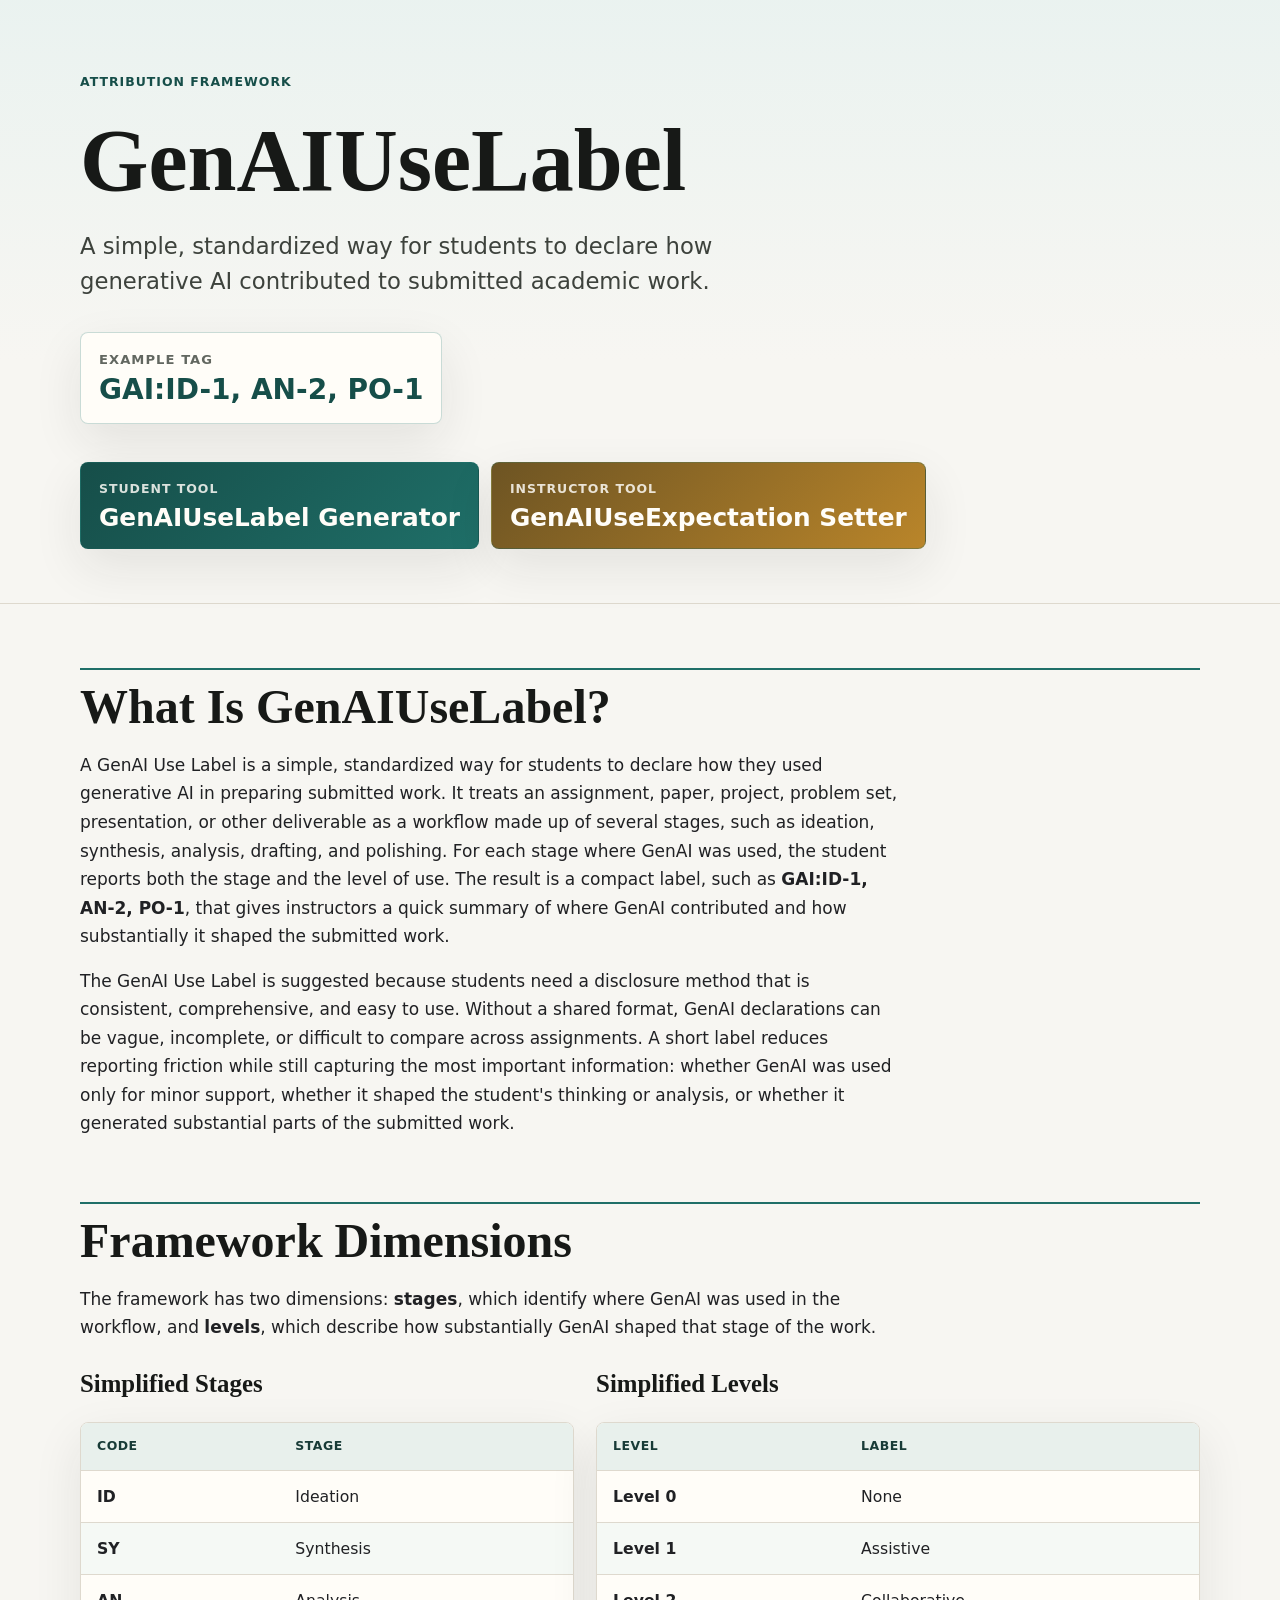
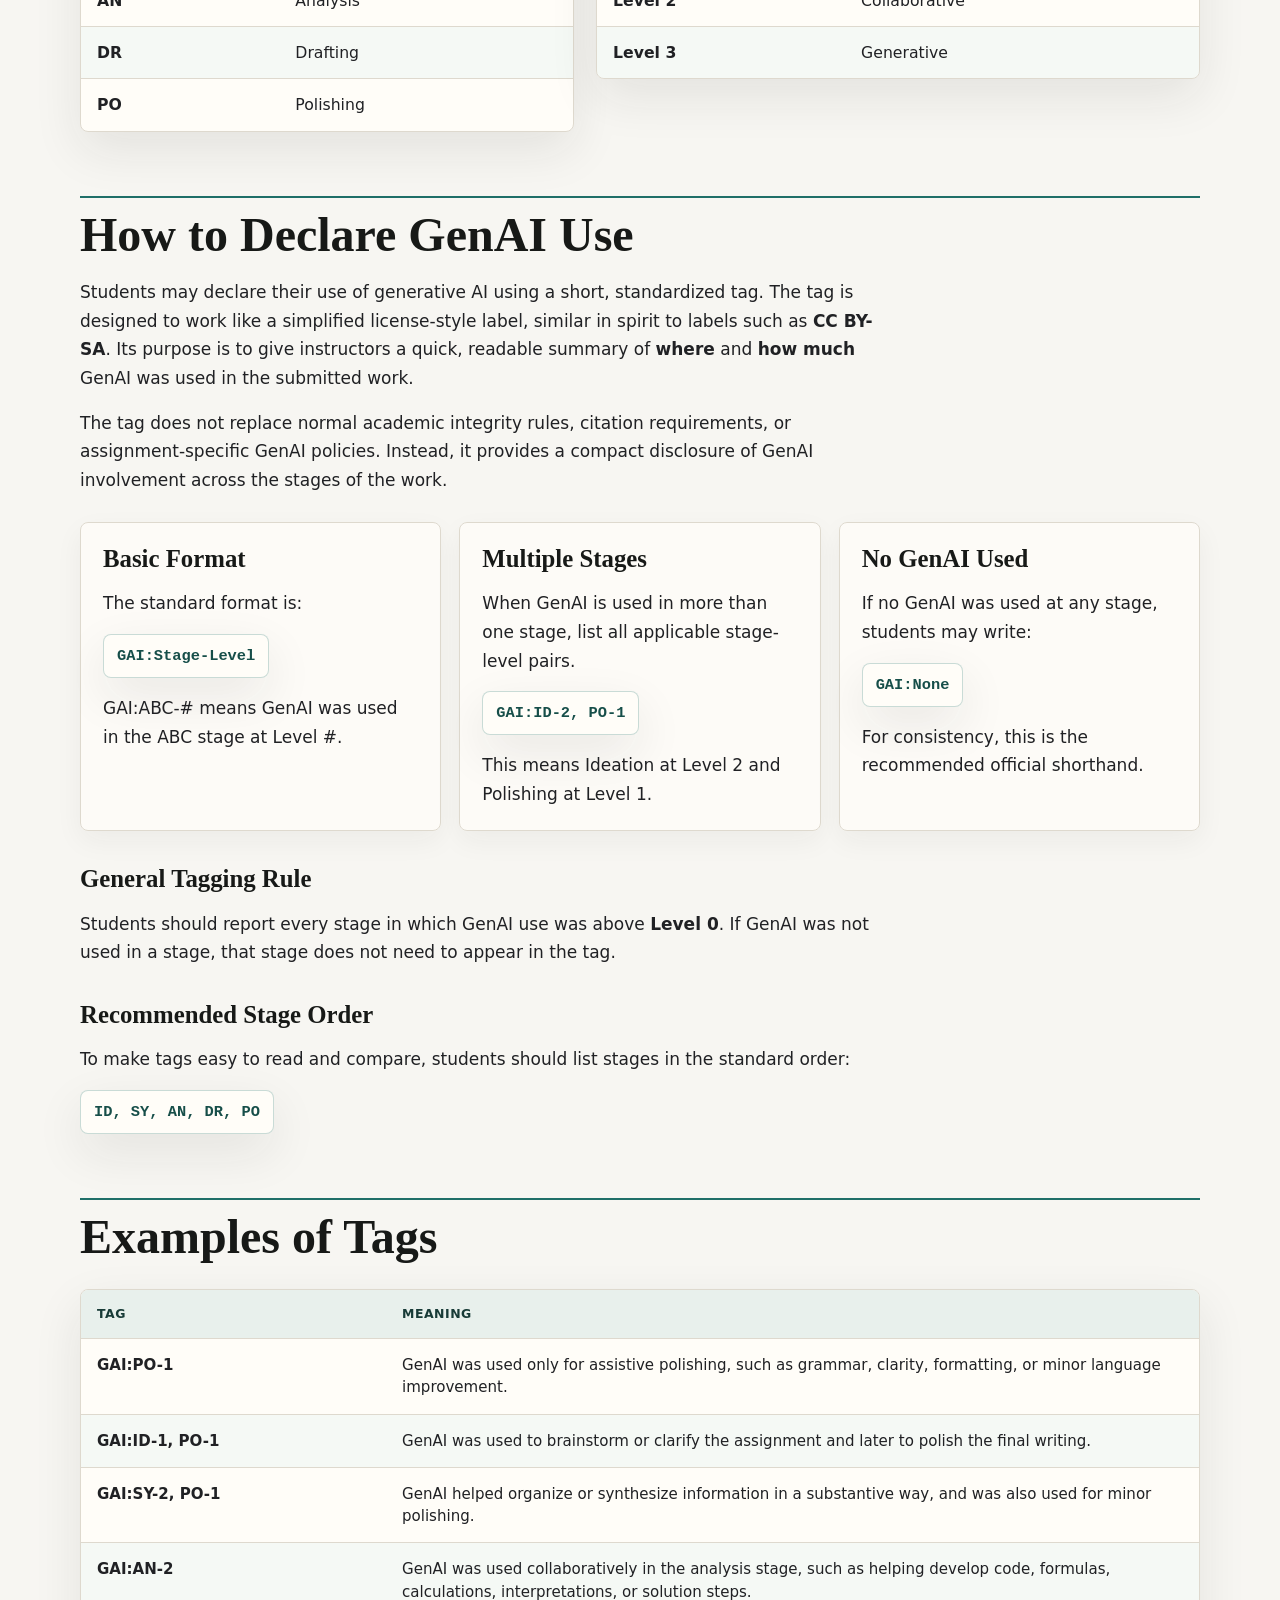
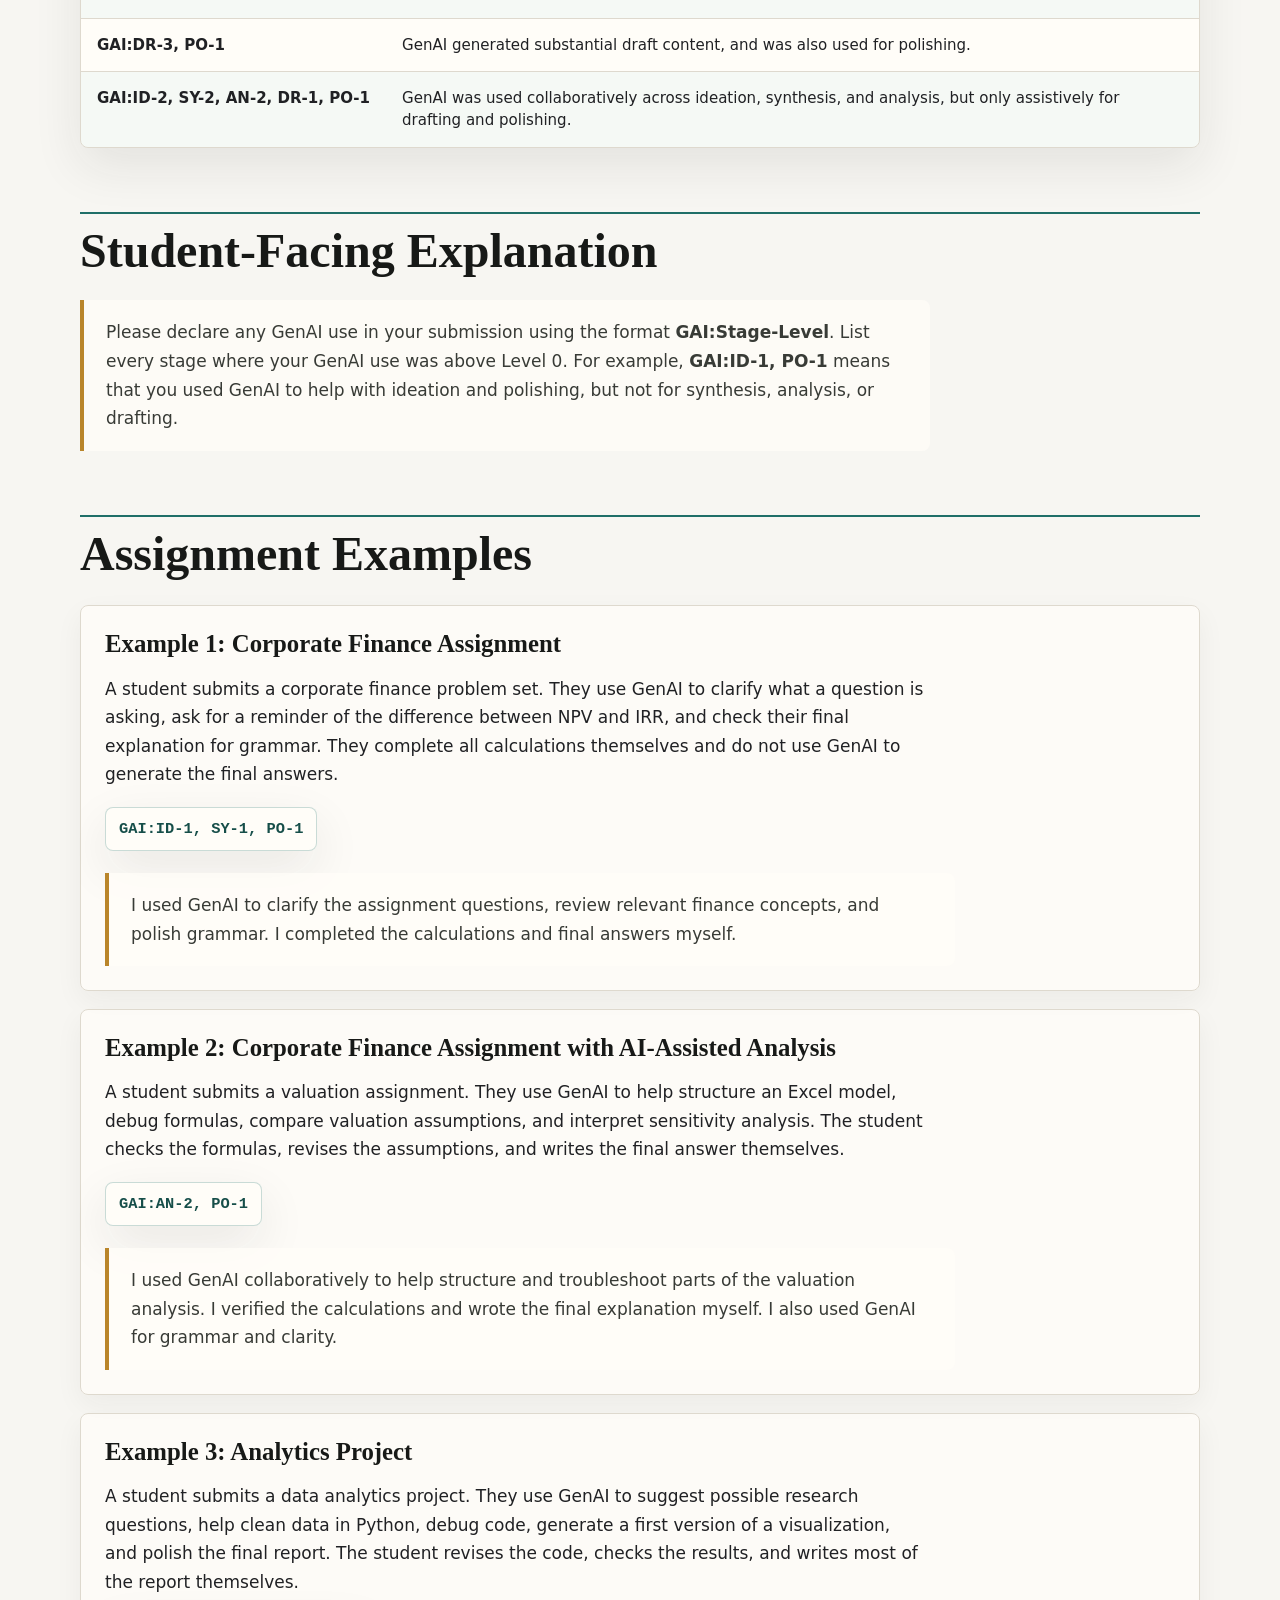
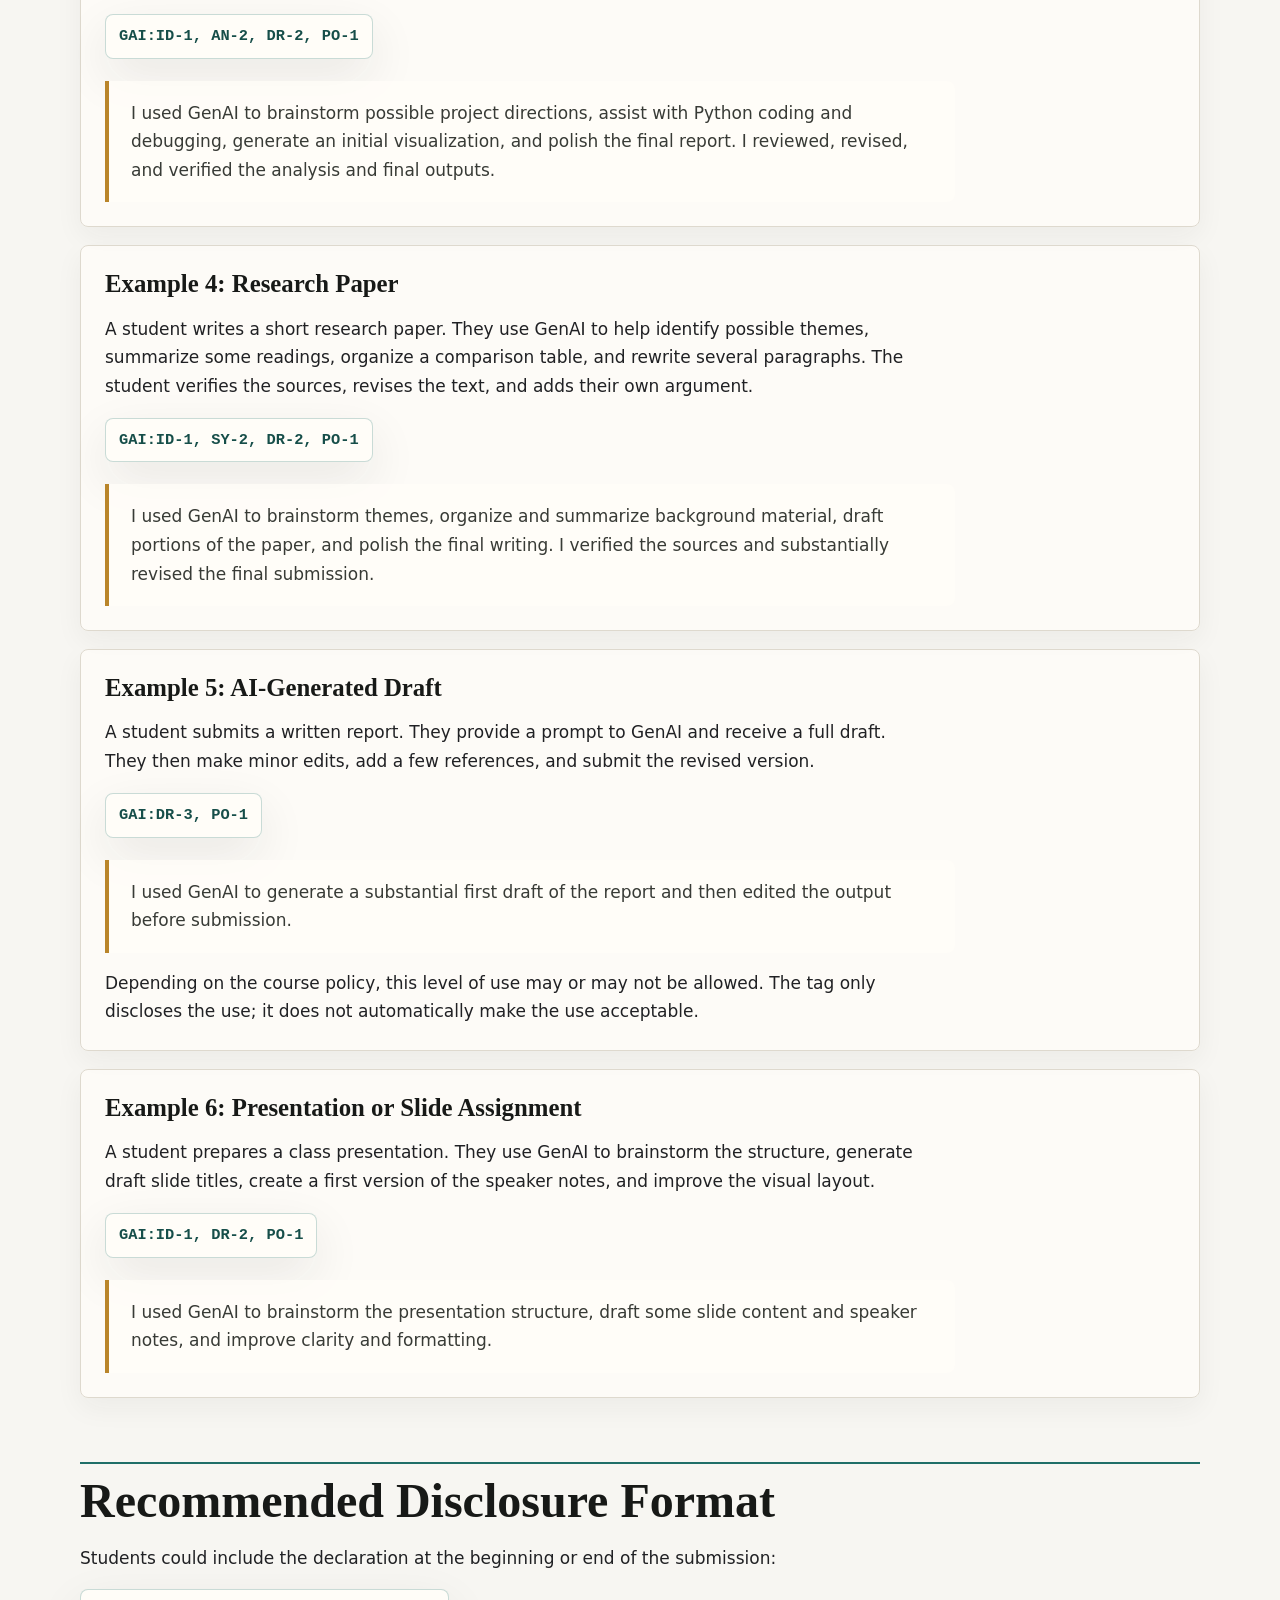
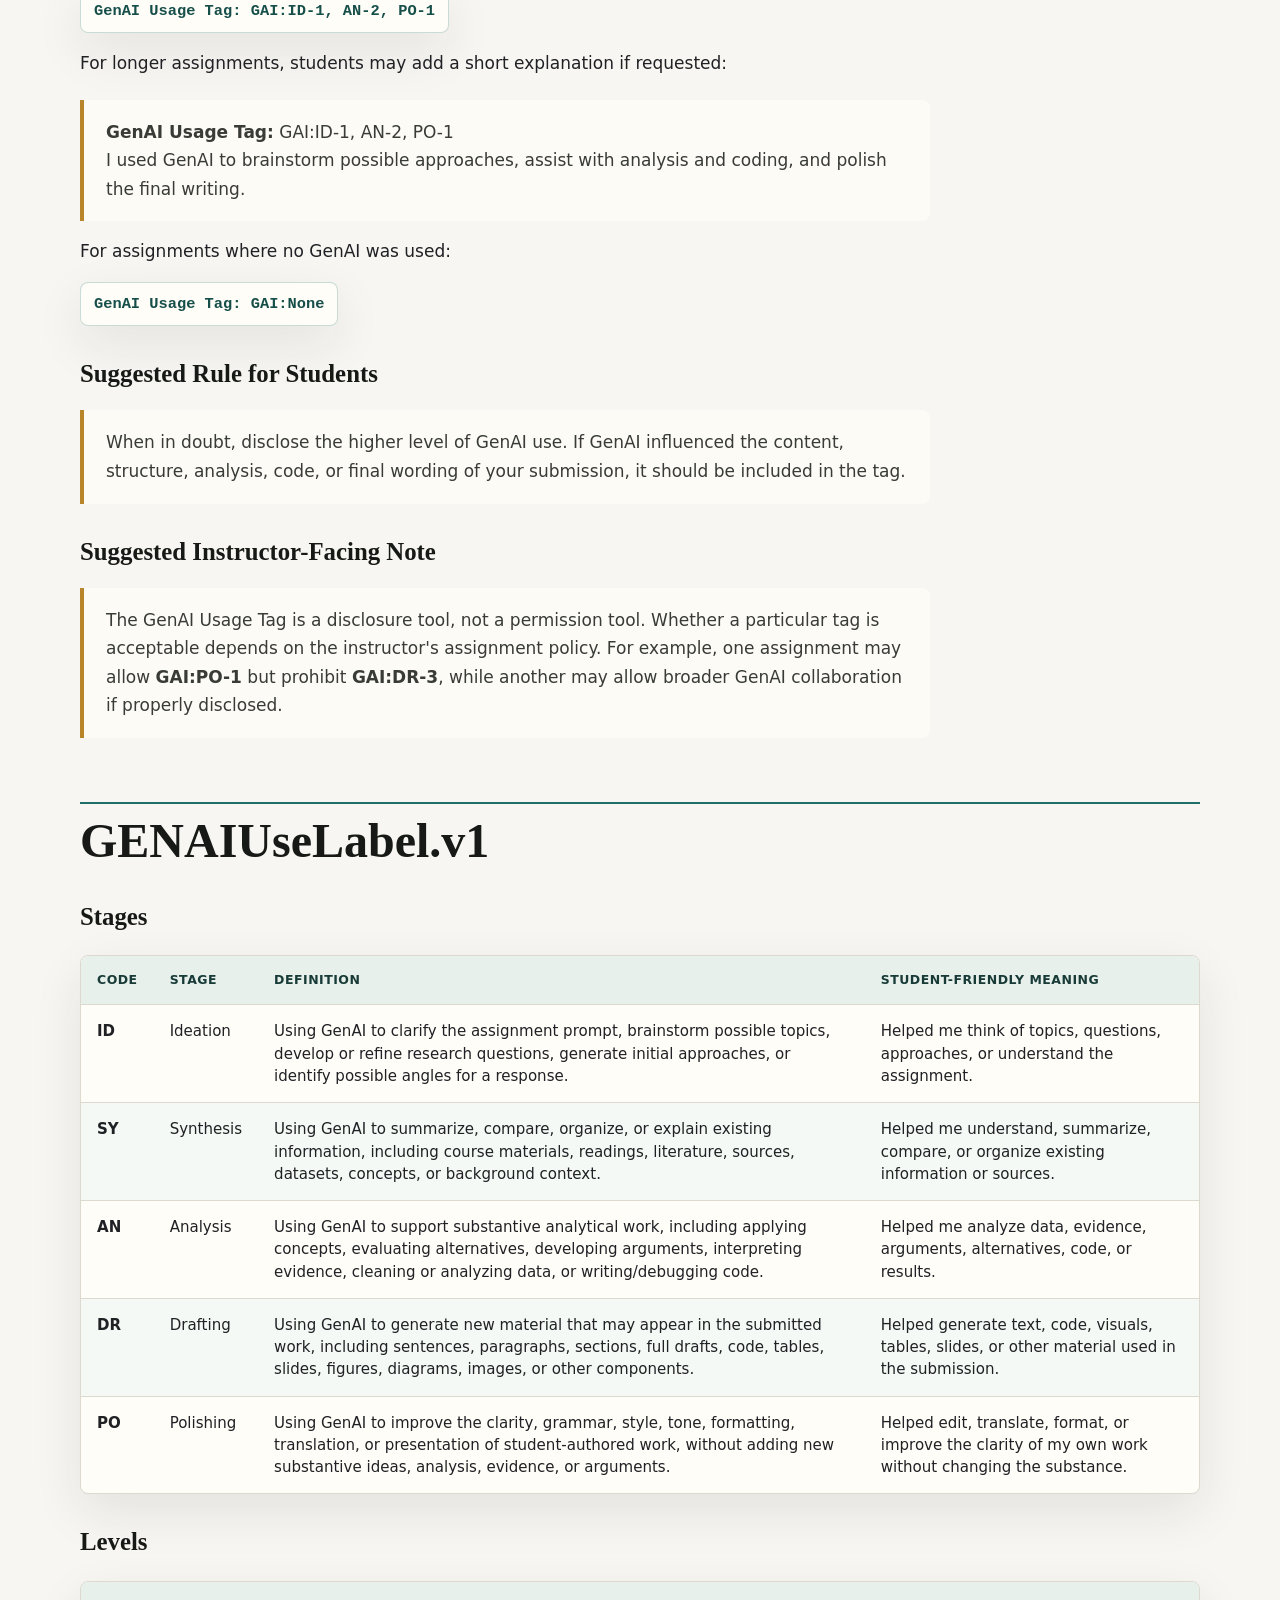
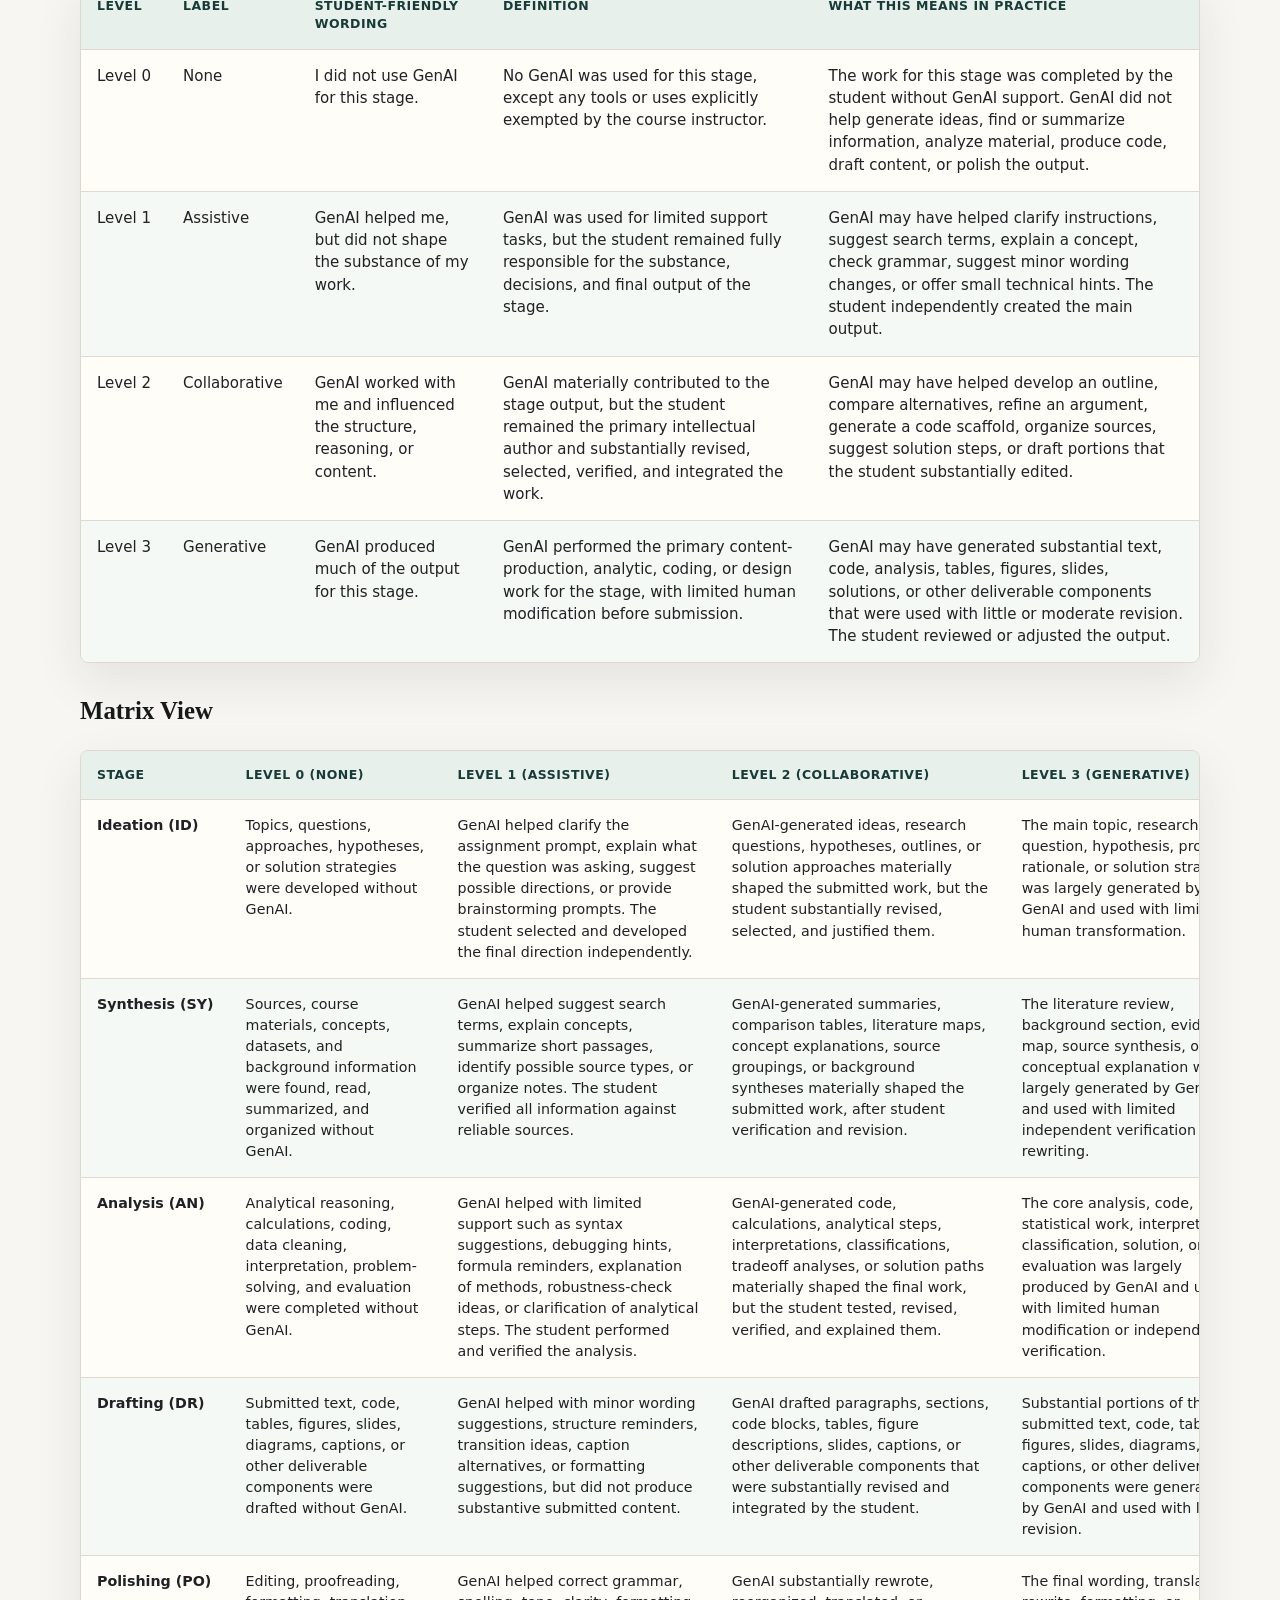
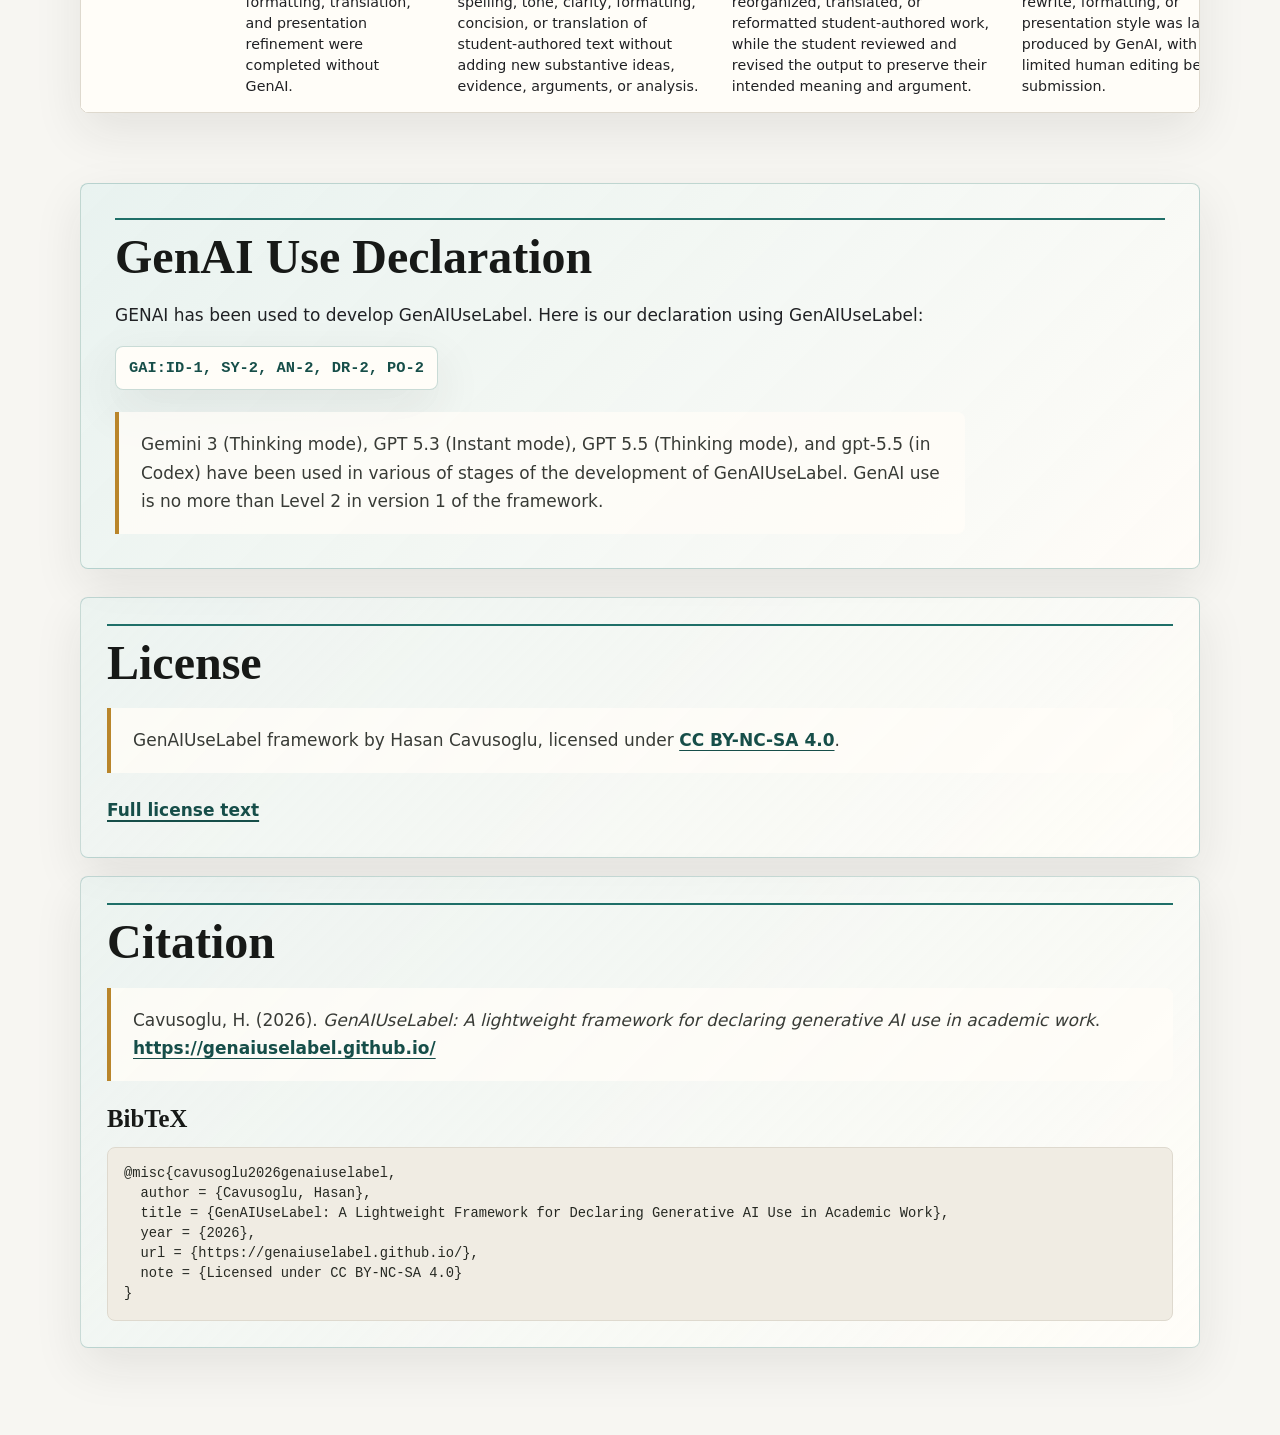
<file: index.html>
<!doctype html>
<html lang="en">

<head>
  <meta charset="utf-8">
  <meta name="viewport" content="width=device-width, initial-scale=1">
  <title>GenAI Use Attribution Label Framework</title>
  <link rel="stylesheet" href="styles.css">
</head>

<body>
  <header class="site-header">
    <div class="container">
      <p class="eyebrow">Attribution Framework</p>
      <h1>GenAIUseLabel</h1>
      <p class="lede">
        A simple, standardized way for students to declare how generative AI
        contributed to submitted academic work.
      </p>
      <div class="label-card" aria-label="Example GenAI usage tag">
        <span>Example Tag</span>
        <strong>GAI:ID-1, AN-2, PO-1</strong>
      </div>
      <div class="header-actions">
        <a class="generator-link-card" href="generator.html">
          <span>Student Tool</span>
          <strong>GenAIUseLabel Generator</strong>
        </a>
        <a class="generator-link-card instructor-link-card" href="setter.html">
          <span>Instructor Tool</span>
          <strong>GenAIUseExpectation Setter</strong>
        </a>
      </div>
    </div>
  </header>

  <main class="container">
    <section>
      <h2>What Is GenAIUseLabel?</h2>
      <p>
        A GenAI Use Label is a simple, standardized way for students to
        declare how they used generative AI in preparing submitted work. It
        treats an assignment, paper, project, problem set, presentation, or
        other deliverable as a workflow made up of several stages, such as
        ideation, synthesis, analysis, drafting, and polishing. For each stage
        where GenAI was used, the student reports both the stage and the level
        of use. The result is a compact label, such as
        <strong>GAI:ID-1, AN-2, PO-1</strong>, that gives instructors a quick
        summary of where GenAI contributed and how substantially it shaped the
        submitted work.
      </p>
      <p>
        The GenAI Use Label is suggested because students need a disclosure
        method that is consistent, comprehensive, and easy to use. Without a
        shared format, GenAI declarations can be vague, incomplete, or
        difficult to compare across assignments. A short label reduces
        reporting friction while still capturing the most important
        information: whether GenAI was used only for minor support, whether it
        shaped the student's thinking or analysis, or whether it generated
        substantial parts of the submitted work.
      </p>
    </section>

    <section>
      <h2>Framework Dimensions</h2>
      <p>
        The framework has two dimensions: <strong>stages</strong>, which
        identify where GenAI was used in the workflow, and
        <strong>levels</strong>, which describe how substantially GenAI shaped
        that stage of the work.
      </p>

      <div class="dimensions-grid">
        <article>
          <h3>Simplified Stages</h3>
          <div class="table-wrap compact-table">
            <table>
              <thead>
                <tr>
                  <th>Code</th>
                  <th>Stage</th>
                </tr>
              </thead>
              <tbody>
                <tr>
                  <td><strong>ID</strong></td>
                  <td>Ideation</td>
                </tr>
                <tr>
                  <td><strong>SY</strong></td>
                  <td>Synthesis</td>
                </tr>
                <tr>
                  <td><strong>AN</strong></td>
                  <td>Analysis</td>
                </tr>
                <tr>
                  <td><strong>DR</strong></td>
                  <td>Drafting</td>
                </tr>
                <tr>
                  <td><strong>PO</strong></td>
                  <td>Polishing</td>
                </tr>
              </tbody>
            </table>
          </div>
        </article>

        <article>
          <h3>Simplified Levels</h3>
          <div class="table-wrap compact-table">
            <table>
              <thead>
                <tr>
                  <th>Level</th>
                  <th>Label</th>
                </tr>
              </thead>
              <tbody>
                <tr>
                  <td><strong>Level 0</strong></td>
                  <td>None</td>
                </tr>
                <tr>
                  <td><strong>Level 1</strong></td>
                  <td>Assistive</td>
                </tr>
                <tr>
                  <td><strong>Level 2</strong></td>
                  <td>Collaborative</td>
                </tr>
                <tr>
                  <td><strong>Level 3</strong></td>
                  <td>Generative</td>
                </tr>
              </tbody>
            </table>
          </div>
        </article>
      </div>
    </section>

    <section>
      <h2>How to Declare GenAI Use</h2>
      <p>
        Students may declare their use of generative AI using a short,
        standardized tag. The tag is designed to work like a simplified
        license-style label, similar in spirit to labels such as
        <strong>CC BY-SA</strong>. Its purpose is to give instructors a quick,
        readable summary of <strong>where</strong> and <strong>how much</strong>
        GenAI was used in the submitted work.
      </p>
      <p>
        The tag does not replace normal academic integrity rules, citation
        requirements, or assignment-specific GenAI policies. Instead, it
        provides a compact disclosure of GenAI involvement across the stages of
        the work.
      </p>

      <div class="rule-grid">
        <article>
          <h3>Basic Format</h3>
          <p>The standard format is:</p>
          <p class="tag">GAI:Stage-Level</p>
          <p>GAI:ABC-# means GenAI was used in the ABC stage at Level #.</p>
        </article>
        <article>
          <h3>Multiple Stages</h3>
          <p>When GenAI is used in more than one stage, list all applicable stage-level pairs.</p>
          <p class="tag">GAI:ID-2, PO-1</p>
          <p>This means Ideation at Level 2 and Polishing at Level 1.</p>
        </article>
        <article>
          <h3>No GenAI Used</h3>
          <p>If no GenAI was used at any stage, students may write:</p>
          <p class="tag">GAI:None</p>
          <p>For consistency, this is the recommended official shorthand.</p>
        </article>
      </div>

      <h3>General Tagging Rule</h3>
      <p>
        Students should report every stage in which GenAI use was above
        <strong>Level 0</strong>. If GenAI was not used in a stage, that stage
        does not need to appear in the tag.
      </p>

      <h3>Recommended Stage Order</h3>
      <p>
        To make tags easy to read and compare, students should list stages in
        the standard order:
      </p>
      <p class="tag">ID, SY, AN, DR, PO</p>
    </section>

    <section>
      <h2>Examples of Tags</h2>
      <div class="table-wrap">
        <table>
          <thead>
            <tr>
              <th>Tag</th>
              <th>Meaning</th>
            </tr>
          </thead>
          <tbody>
            <tr>
              <td><strong>GAI:PO-1</strong></td>
              <td>GenAI was used only for assistive polishing, such as grammar, clarity, formatting, or minor language
                improvement.</td>
            </tr>
            <tr>
              <td><strong>GAI:ID-1, PO-1</strong></td>
              <td>GenAI was used to brainstorm or clarify the assignment and later to polish the final writing.</td>
            </tr>
            <tr>
              <td><strong>GAI:SY-2, PO-1</strong></td>
              <td>GenAI helped organize or synthesize information in a substantive way, and was also used for minor
                polishing.</td>
            </tr>
            <tr>
              <td><strong>GAI:AN-2</strong></td>
              <td>GenAI was used collaboratively in the analysis stage, such as helping develop code, formulas,
                calculations, interpretations, or solution steps.</td>
            </tr>
            <tr>
              <td><strong>GAI:DR-3, PO-1</strong></td>
              <td>GenAI generated substantial draft content, and was also used for polishing.</td>
            </tr>
            <tr>
              <td><strong>GAI:ID-2, SY-2, AN-2, DR-1, PO-1</strong></td>
              <td>GenAI was used collaboratively across ideation, synthesis, and analysis, but only assistively for
                drafting and polishing.</td>
            </tr>
          </tbody>
        </table>
      </div>
    </section>

    <section>
      <h2>Student-Facing Explanation</h2>
      <blockquote>
        Please declare any GenAI use in your submission using the format
        <strong>GAI:Stage-Level</strong>. List every stage where your GenAI use
        was above Level 0. For example, <strong>GAI:ID-1, PO-1</strong> means
        that you used GenAI to help with ideation and polishing, but not for
        synthesis, analysis, or drafting.
      </blockquote>
    </section>

    <section>
      <h2>Assignment Examples</h2>
      <div class="example-list">
        <article>
          <h3>Example 1: Corporate Finance Assignment</h3>
          <p>
            A student submits a corporate finance problem set. They use GenAI
            to clarify what a question is asking, ask for a reminder of the
            difference between NPV and IRR, and check their final explanation
            for grammar. They complete all calculations themselves and do not
            use GenAI to generate the final answers.
          </p>
          <p class="tag">GAI:ID-1, SY-1, PO-1</p>
          <blockquote>I used GenAI to clarify the assignment questions, review relevant finance concepts, and polish
            grammar. I completed the calculations and final answers myself.</blockquote>
        </article>

        <article>
          <h3>Example 2: Corporate Finance Assignment with AI-Assisted Analysis</h3>
          <p>
            A student submits a valuation assignment. They use GenAI to help
            structure an Excel model, debug formulas, compare valuation
            assumptions, and interpret sensitivity analysis. The student checks
            the formulas, revises the assumptions, and writes the final answer
            themselves.
          </p>
          <p class="tag">GAI:AN-2, PO-1</p>
          <blockquote>I used GenAI collaboratively to help structure and troubleshoot parts of the valuation analysis. I
            verified the calculations and wrote the final explanation myself. I also used GenAI for grammar and clarity.
          </blockquote>
        </article>

        <article>
          <h3>Example 3: Analytics Project</h3>
          <p>
            A student submits a data analytics project. They use GenAI to
            suggest possible research questions, help clean data in Python,
            debug code, generate a first version of a visualization, and
            polish the final report. The student revises the code, checks the
            results, and writes most of the report themselves.
          </p>
          <p class="tag">GAI:ID-1, AN-2, DR-2, PO-1</p>
          <blockquote>I used GenAI to brainstorm possible project directions, assist with Python coding and debugging,
            generate an initial visualization, and polish the final report. I reviewed, revised, and verified the
            analysis and final outputs.</blockquote>
        </article>

        <article>
          <h3>Example 4: Research Paper</h3>
          <p>
            A student writes a short research paper. They use GenAI to help
            identify possible themes, summarize some readings, organize a
            comparison table, and rewrite several paragraphs. The student
            verifies the sources, revises the text, and adds their own
            argument.
          </p>
          <p class="tag">GAI:ID-1, SY-2, DR-2, PO-1</p>
          <blockquote>I used GenAI to brainstorm themes, organize and summarize background material, draft portions of
            the paper, and polish the final writing. I verified the sources and substantially revised the final
            submission.</blockquote>
        </article>

        <article>
          <h3>Example 5: AI-Generated Draft</h3>
          <p>
            A student submits a written report. They provide a prompt to GenAI
            and receive a full draft. They then make minor edits, add a few
            references, and submit the revised version.
          </p>
          <p class="tag">GAI:DR-3, PO-1</p>
          <blockquote>I used GenAI to generate a substantial first draft of the report and then edited the output before
            submission.</blockquote>
          <p>
            Depending on the course policy, this level of use may or may not
            be allowed. The tag only discloses the use; it does not
            automatically make the use acceptable.
          </p>
        </article>

        <article>
          <h3>Example 6: Presentation or Slide Assignment</h3>
          <p>
            A student prepares a class presentation. They use GenAI to
            brainstorm the structure, generate draft slide titles, create a
            first version of the speaker notes, and improve the visual layout.
          </p>
          <p class="tag">GAI:ID-1, DR-2, PO-1</p>
          <blockquote>I used GenAI to brainstorm the presentation structure, draft some slide content and speaker notes,
            and improve clarity and formatting.</blockquote>
        </article>
      </div>
    </section>

    <section>
      <h2>Recommended Disclosure Format</h2>
      <p>Students could include the declaration at the beginning or end of the submission:</p>
      <p class="tag">GenAI Usage Tag: GAI:ID-1, AN-2, PO-1</p>
      <p>For longer assignments, students may add a short explanation if requested:</p>
      <blockquote>
        <strong>GenAI Usage Tag:</strong> GAI:ID-1, AN-2, PO-1<br>
        I used GenAI to brainstorm possible approaches, assist with analysis
        and coding, and polish the final writing.
      </blockquote>
      <p>For assignments where no GenAI was used:</p>
      <p class="tag">GenAI Usage Tag: GAI:None</p>

      <h3>Suggested Rule for Students</h3>
      <blockquote>
        When in doubt, disclose the higher level of GenAI use. If GenAI
        influenced the content, structure, analysis, code, or final wording of
        your submission, it should be included in the tag.
      </blockquote>

      <h3>Suggested Instructor-Facing Note</h3>
      <blockquote>
        The GenAI Usage Tag is a disclosure tool, not a permission tool.
        Whether a particular tag is acceptable depends on the instructor's
        assignment policy. For example, one assignment may allow
        <strong>GAI:PO-1</strong> but prohibit <strong>GAI:DR-3</strong>, while
        another may allow broader GenAI collaboration if properly disclosed.
      </blockquote>
    </section>

    <section>
      <h2>GENAIUseLabel.v1</h2>

      <h3>Stages</h3>
      <div class="table-wrap">
        <table>
          <thead>
            <tr>
              <th>Code</th>
              <th>Stage</th>
              <th>Definition</th>
              <th>Student-Friendly Meaning</th>
            </tr>
          </thead>
          <tbody>
            <tr>
              <td><strong>ID</strong></td>
              <td>Ideation</td>
              <td>Using GenAI to clarify the assignment prompt, brainstorm possible topics, develop or refine research
                questions, generate initial approaches, or identify possible angles for a response.</td>
              <td>Helped me think of topics, questions, approaches, or understand the assignment.</td>
            </tr>
            <tr>
              <td><strong>SY</strong></td>
              <td>Synthesis</td>
              <td>Using GenAI to summarize, compare, organize, or explain existing information, including course
                materials, readings, literature, sources, datasets, concepts, or background context.</td>
              <td>Helped me understand, summarize, compare, or organize existing information or sources.</td>
            </tr>
            <tr>
              <td><strong>AN</strong></td>
              <td>Analysis</td>
              <td>Using GenAI to support substantive analytical work, including applying concepts, evaluating
                alternatives, developing arguments, interpreting evidence, cleaning or analyzing data, or
                writing/debugging code.</td>
              <td>Helped me analyze data, evidence, arguments, alternatives, code, or results.</td>
            </tr>
            <tr>
              <td><strong>DR</strong></td>
              <td>Drafting</td>
              <td>Using GenAI to generate new material that may appear in the submitted work, including sentences,
                paragraphs, sections, full drafts, code, tables, slides, figures, diagrams, images, or other components.
              </td>
              <td>Helped generate text, code, visuals, tables, slides, or other material used in the submission.</td>
            </tr>
            <tr>
              <td><strong>PO</strong></td>
              <td>Polishing</td>
              <td>Using GenAI to improve the clarity, grammar, style, tone, formatting, translation, or presentation of
                student-authored work, without adding new substantive ideas, analysis, evidence, or arguments.</td>
              <td>Helped edit, translate, format, or improve the clarity of my own work without changing the substance.
              </td>
            </tr>
          </tbody>
        </table>
      </div>

      <h3>Levels</h3>
      <div class="table-wrap">
        <table>
          <thead>
            <tr>
              <th>Level</th>
              <th>Label</th>
              <th>Student-Friendly Wording</th>
              <th>Definition</th>
              <th>What This Means in Practice</th>
            </tr>
          </thead>
          <tbody>
            <tr>
              <td>Level 0</td>
              <td>None</td>
              <td>I did not use GenAI for this stage.</td>
              <td>No GenAI was used for this stage, except any tools or uses explicitly exempted by the course
                instructor.</td>
              <td>The work for this stage was completed by the student without GenAI support. GenAI did not help
                generate ideas, find or summarize information, analyze material, produce code, draft content, or polish
                the output.</td>
            </tr>
            <tr>
              <td>Level 1</td>
              <td>Assistive</td>
              <td>GenAI helped me, but did not shape the substance of my work.</td>
              <td>GenAI was used for limited support tasks, but the student remained fully responsible for the
                substance, decisions, and final output of the stage.</td>
              <td>GenAI may have helped clarify instructions, suggest search terms, explain a concept, check grammar,
                suggest minor wording changes, or offer small technical hints. The student independently created the
                main output.</td>
            </tr>
            <tr>
              <td>Level 2</td>
              <td>Collaborative</td>
              <td>GenAI worked with me and influenced the structure, reasoning, or content.</td>
              <td>GenAI materially contributed to the stage output, but the student remained the primary intellectual
                author and substantially revised, selected, verified, and integrated the work.</td>
              <td>GenAI may have helped develop an outline, compare alternatives, refine an argument, generate a code
                scaffold, organize sources, suggest solution steps, or draft portions that the student substantially
                edited.</td>
            </tr>
            <tr>
              <td>Level 3</td>
              <td>Generative</td>
              <td>GenAI produced much of the output for this stage.</td>
              <td>GenAI performed the primary content-production, analytic, coding, or design work for the stage, with
                limited human modification before submission.</td>
              <td>GenAI may have generated substantial text, code, analysis, tables, figures, slides, solutions, or
                other deliverable components that were used with little or moderate revision. The student reviewed or
                adjusted the output.</td>
            </tr>
          </tbody>
        </table>
      </div>

      <h3>Matrix View</h3>
      <div class="table-wrap matrix-table">
        <table>
          <thead>
            <tr>
              <th>Stage</th>
              <th>Level 0 (None)</th>
              <th>Level 1 (Assistive)</th>
              <th>Level 2 (Collaborative)</th>
              <th>Level 3 (Generative)</th>
            </tr>
          </thead>
          <tbody>
            <tr>
              <td><strong>Ideation (ID)</strong></td>
              <td>Topics, questions, approaches, hypotheses, or solution strategies were developed without GenAI.</td>
              <td>GenAI helped clarify the assignment prompt, explain what the question was asking, suggest possible
                directions, or provide brainstorming prompts. The student selected and developed the final direction
                independently.</td>
              <td>GenAI-generated ideas, research questions, hypotheses, outlines, or solution approaches materially
                shaped the submitted work, but the student substantially revised, selected, and justified them.</td>
              <td>The main topic, research question, hypothesis, proposal rationale, or solution strategy was largely
                generated by GenAI and used with limited human transformation.</td>
            </tr>
            <tr>
              <td><strong>Synthesis (SY)</strong></td>
              <td>Sources, course materials, concepts, datasets, and background information were found, read,
                summarized, and organized without GenAI.</td>
              <td>GenAI helped suggest search terms, explain concepts, summarize short passages, identify possible
                source types, or organize notes. The student verified all information against reliable sources.</td>
              <td>GenAI-generated summaries, comparison tables, literature maps, concept explanations, source groupings,
                or background syntheses materially shaped the submitted work, after student verification and revision.
              </td>
              <td>The literature review, background section, evidence map, source synthesis, or conceptual explanation
                was largely generated by GenAI and used with limited independent verification or rewriting.</td>
            </tr>
            <tr>
              <td><strong>Analysis (AN)</strong></td>
              <td>Analytical reasoning, calculations, coding, data cleaning, interpretation, problem-solving, and
                evaluation were completed without GenAI.</td>
              <td>GenAI helped with limited support such as syntax suggestions, debugging hints, formula reminders,
                explanation of methods, robustness-check ideas, or clarification of analytical steps. The student
                performed and verified the analysis.</td>
              <td>GenAI-generated code, calculations, analytical steps, interpretations, classifications, tradeoff
                analyses, or solution paths materially shaped the final work, but the student tested, revised, verified,
                and explained them.</td>
              <td>The core analysis, code, statistical work, interpretation, classification, solution, or evaluation was
                largely produced by GenAI and used with limited human modification or independent verification.</td>
            </tr>
            <tr>
              <td><strong>Drafting (DR)</strong></td>
              <td>Submitted text, code, tables, figures, slides, diagrams, captions, or other deliverable components
                were drafted without GenAI.</td>
              <td>GenAI helped with minor wording suggestions, structure reminders, transition ideas, caption
                alternatives, or formatting suggestions, but did not produce substantive submitted content.</td>
              <td>GenAI drafted paragraphs, sections, code blocks, tables, figure descriptions, slides, captions, or
                other deliverable components that were substantially revised and integrated by the student.</td>
              <td>Substantial portions of the submitted text, code, tables, figures, slides, diagrams, captions, or
                other deliverable components were generated by GenAI and used with limited revision.</td>
            </tr>
            <tr>
              <td><strong>Polishing (PO)</strong></td>
              <td>Editing, proofreading, formatting, translation, and presentation refinement were completed without
                GenAI.</td>
              <td>GenAI helped correct grammar, spelling, tone, clarity, formatting, concision, or translation of
                student-authored text without adding new substantive ideas, evidence, arguments, or analysis.</td>
              <td>GenAI substantially rewrote, reorganized, translated, or reformatted student-authored work, while the
                student reviewed and revised the output to preserve their intended meaning and argument.</td>
              <td>The final wording, translation, rewrite, formatting, or presentation style was largely produced by
                GenAI, with limited human editing before submission.</td>
            </tr>
          </tbody>
        </table>
      </div>
    </section>

    <section class="declaration">
      <h2>GenAI Use Declaration</h2>
      <p>GENAI has been used to develop GenAIUseLabel. Here is our declaration using GenAIUseLabel:</p>
      <p class="tag">GAI:ID-1, SY-2, AN-2, DR-2, PO-2</p>
      <blockquote>Gemini 3 (Thinking mode), GPT 5.3 (Instant mode), GPT 5.5 (Thinking mode), and gpt-5.5 (in Codex) have
        been used in various of stages of the development of GenAIUseLabel. GenAI use is no more than Level 2 in version
        1 of the framework.
      </blockquote>
    </section>

    <section class="info-tiles" aria-label="License and citation">
      <article class="info-tile">
        <h2>License</h2>
        <blockquote class="quote-box">
          GenAIUseLabel framework by Hasan Cavusoglu, licensed under
          <a href="https://creativecommons.org/licenses/by-nc-sa/4.0/">CC BY-NC-SA 4.0</a>.
        </blockquote>
        <p>
          <a class="text-link" href="license.md">Full license text</a>
        </p>
      </article>

      <article class="info-tile citation-tile">
        <h2>Citation</h2>
        <blockquote class="quote-box">
          Cavusoglu, H. (2026). <em>GenAIUseLabel: A lightweight framework for declaring generative AI use in academic
            work</em>. <a href="https://genaiuselabel.github.io/">https://genaiuselabel.github.io/</a>
        </blockquote>

        <h3>BibTeX</h3>
        <pre class="bibtex-block"><code>@misc{cavusoglu2026genaiuselabel,
  author = {Cavusoglu, Hasan},
  title = {GenAIUseLabel: A Lightweight Framework for Declaring Generative AI Use in Academic Work},
  year = {2026},
  url = {https://genaiuselabel.github.io/},
  note = {Licensed under CC BY-NC-SA 4.0}
}</code></pre>
      </article>
    </section>
  </main>
</body>

</html>
</file>
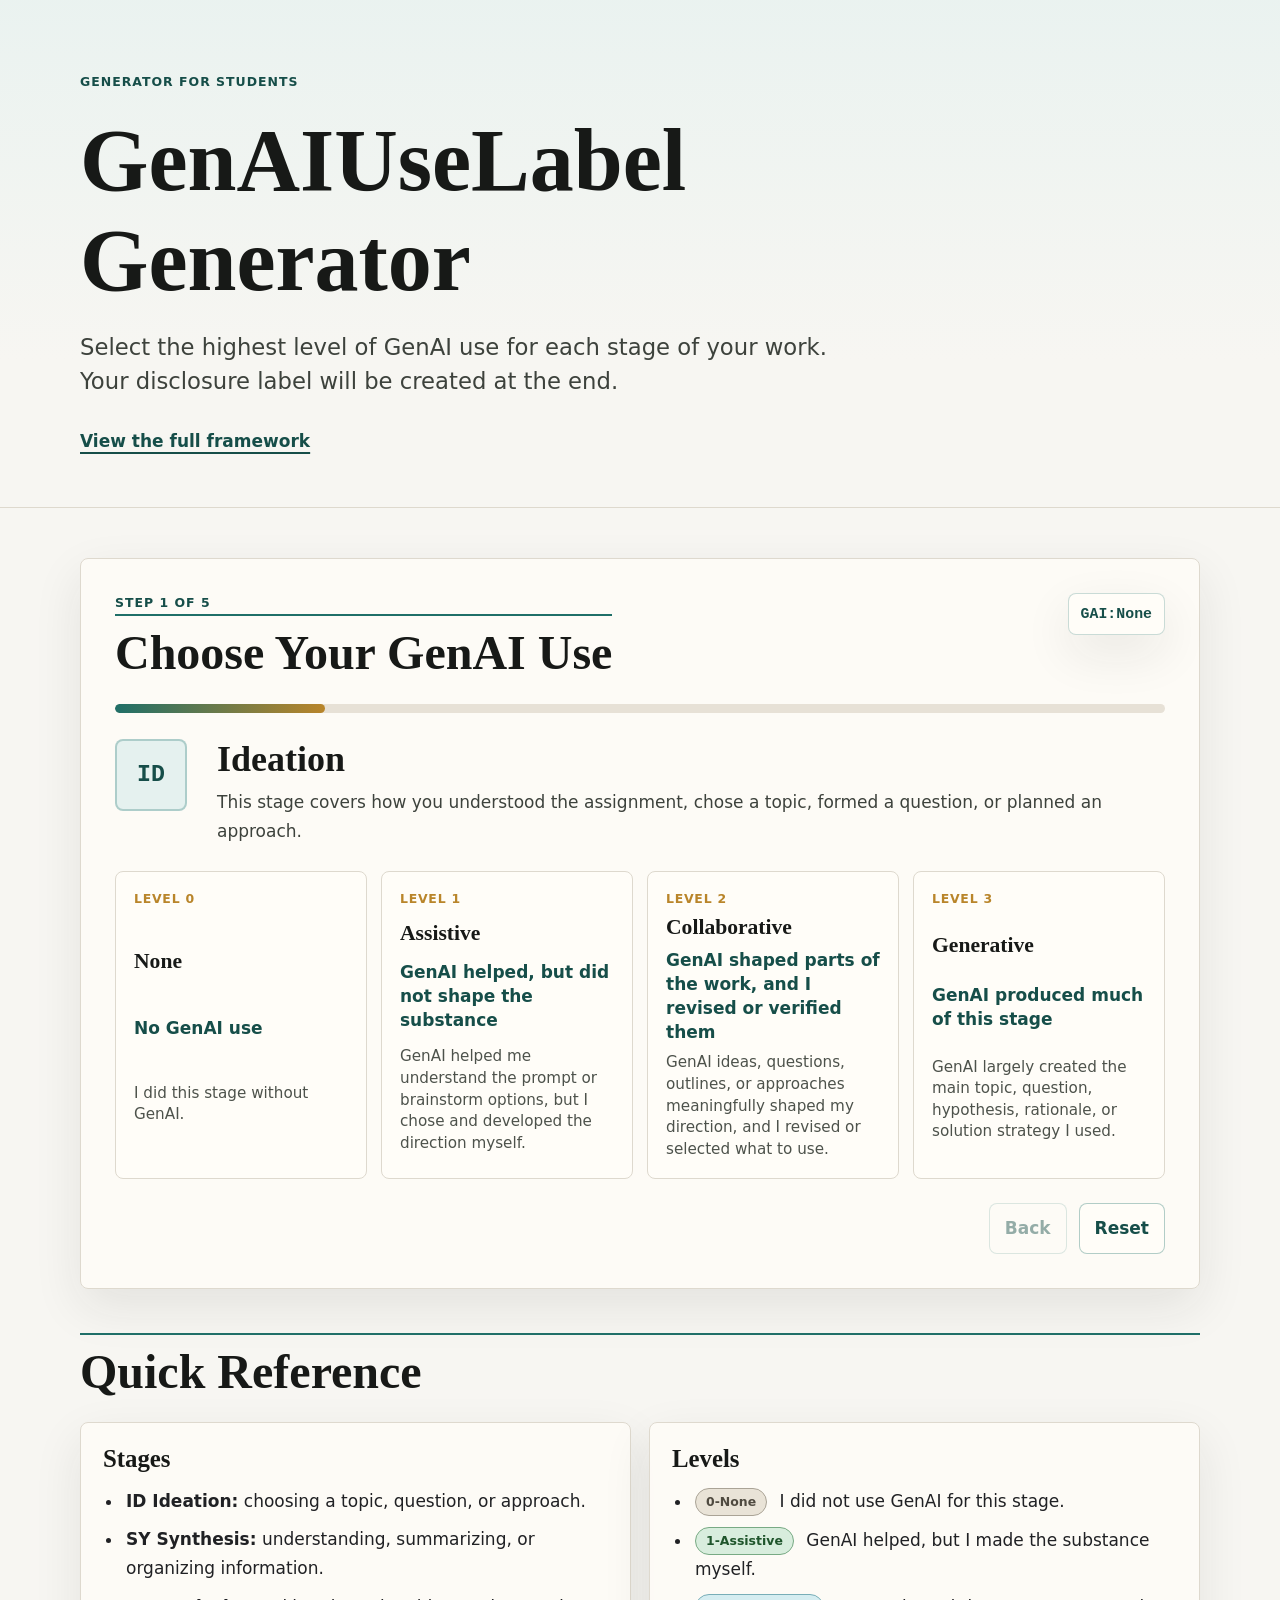
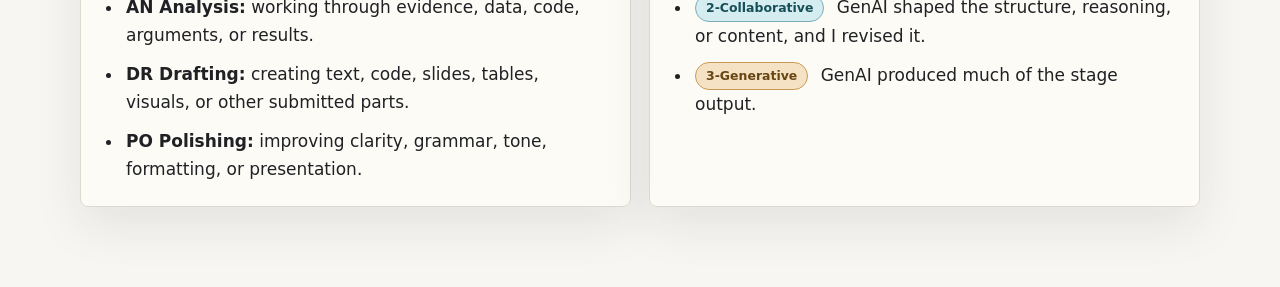
<file: generator.html>
<!doctype html>
<html lang="en">

<head>
  <meta charset="utf-8">
  <meta name="viewport" content="width=device-width, initial-scale=1">
  <title>GenAIUseLabel Generator</title>
  <link rel="stylesheet" href="styles.css">
</head>

<body class="generator-page">
  <header class="site-header generator-header">
    <div class="container">
      <p class="eyebrow">Generator for Students</p>
      <h1>GenAIUseLabel Generator</h1>
      <p class="lede">
        Select the highest level of GenAI use for each stage of your work.
        Your disclosure label will be created at the end.
      </p>
      <div class="header-actions">
        <a class="text-link" href="index.html">View the full framework</a>
      </div>
    </div>
  </header>

  <main class="container generator-main">
    <section class="generator-shell" aria-labelledby="generator-title">
      <div class="generator-topline">
        <div>
          <p class="eyebrow">Step <span id="stepNumber">1</span> of <span id="stepTotal">5</span></p>
          <h2 id="generator-title">Choose Your GenAI Use</h2>
        </div>
        <p class="live-tag" aria-live="polite" id="currentTag">GAI:None</p>
      </div>

      <div class="progress-track" aria-hidden="true">
        <span id="progressBar"></span>
      </div>

      <div class="stage-panel" id="stagePanel">
        <div class="stage-intro">
          <p class="stage-code" id="stageCode">ID</p>
          <div>
            <h3 id="stageName">Ideation</h3>
            <p id="stageDescription">
              This stage covers how you understood the assignment, chose a topic, formed a question, or planned an
              approach.
            </p>
          </div>
        </div>

        <div class="level-grid" id="levelGrid" role="radiogroup" aria-labelledby="stageName"></div>
      </div>

      <div class="generator-controls">
        <button class="control-button secondary" type="button" id="backButton">Back</button>
        <button class="control-button secondary" type="button" id="resetButton">Reset</button>
      </div>
    </section>

    <section class="result-panel" id="resultPanel" aria-labelledby="result-title" hidden>
      <div>
        <p class="eyebrow">Generated Label</p>
        <h2 id="result-title">Your GenAI Use Declaration</h2>
        <p>
          Include this label with your assignment unless your instructor has given a different disclosure format.
        </p>
      </div>

      <div class="copy-card">
        <p class="generated-label" id="generatedLabel">GenAI Usage Tag: GAI:None</p>
        <button class="copy-button" type="button" id="copyButton" aria-label="Copy generated label">
          <svg aria-hidden="true" viewBox="0 0 24 24" focusable="false">
            <rect x="9" y="9" width="10" height="10" rx="2"></rect>
            <path d="M5 15V7a2 2 0 0 1 2-2h8"></path>
          </svg>
          <span id="copyStatus">Copy</span>
        </button>
      </div>

      <div class="summary-disclosure" id="summaryDisclosure">
        <button class="summary-toggle" type="button" id="summaryToggle" aria-expanded="false" aria-controls="summaryList">
          <span class="summary-toggle-icon" aria-hidden="true">+</span>
          <span id="summaryToggleText">Expand summary</span>
        </button>
        <div class="summary-list" id="summaryList" hidden></div>
      </div>

      <div class="generator-controls result-controls">
        <button class="control-button secondary" type="button" id="editButton">Edit Answers</button>
        <button class="control-button primary" type="button" id="startOverButton">Start Over</button>
      </div>
    </section>

    <section class="validation-panel" id="validationPanel" aria-labelledby="validation-title" hidden>
      <div>
        <p class="eyebrow">Policy Check</p>
        <h2 id="validation-title">Disclosure Validation</h2>
        <p id="validationSummary">
          Your disclosure is compared with the maximum GenAI use levels allowed by your instructor.
        </p>
      </div>

      <div class="table-wrap validation-table">
        <table>
          <thead>
            <tr>
              <th>Stage</th>
              <th>Max Permitted</th>
              <th>You Disclosed</th>
              <th>Validation</th>
            </tr>
          </thead>
          <tbody id="validationBody"></tbody>
        </table>
      </div>
    </section>

    <section class="reference-section" aria-labelledby="reference-title">
      <h2 id="reference-title">Quick Reference</h2>
      <div class="reference-grid">
        <article>
          <h3>Stages</h3>
          <ul class="plain-list">
            <li><strong>ID Ideation:</strong> choosing a topic, question, or approach.</li>
            <li><strong>SY Synthesis:</strong> understanding, summarizing, or organizing information.</li>
            <li><strong>AN Analysis:</strong> working through evidence, data, code, arguments, or results.</li>
            <li><strong>DR Drafting:</strong> creating text, code, slides, tables, visuals, or other submitted parts.</li>
            <li><strong>PO Polishing:</strong> improving clarity, grammar, tone, formatting, or presentation.</li>
          </ul>
        </article>
        <article>
          <h3>Levels</h3>
          <ul class="plain-list">
            <li><span class="level-badge level-badge-0">0-None</span> I did not use GenAI for this stage.</li>
            <li><span class="level-badge level-badge-1">1-Assistive</span> GenAI helped, but I made the substance myself.</li>
            <li><span class="level-badge level-badge-2">2-Collaborative</span> GenAI shaped the structure, reasoning, or content, and I revised it.</li>
            <li><span class="level-badge level-badge-3">3-Generative</span> GenAI produced much of the stage output.</li>
          </ul>
        </article>
      </div>
    </section>
  </main>

  <script>
    const stages = [
      {
        code: "ID",
        name: "Ideation",
        description: "This stage covers how you understood the assignment, chose a topic, formed a question, or planned an approach.",
        matrix: [
          "I did this stage without GenAI.",
          "GenAI helped me understand the prompt or brainstorm options, but I chose and developed the direction myself.",
          "GenAI ideas, questions, outlines, or approaches meaningfully shaped my direction, and I revised or selected what to use.",
          "GenAI largely created the main topic, question, hypothesis, rationale, or solution strategy I used."
        ]
      },
      {
        code: "SY",
        name: "Synthesis",
        description: "This stage covers how you understood, summarized, compared, or organized existing information, sources, concepts, or materials.",
        matrix: [
          "I found, read, summarized, and organized information without GenAI.",
          "GenAI helped explain concepts, suggest search terms, summarize short passages, or organize notes, and I checked the information.",
          "GenAI summaries, comparison tables, source groupings, or explanations meaningfully shaped my work after I verified and revised them.",
          "GenAI largely created the background, literature review, source synthesis, evidence map, or concept explanation I used."
        ]
      },
      {
        code: "AN",
        name: "Analysis",
        description: "This stage covers reasoning, calculations, coding, data work, interpretation, problem-solving, evaluation, or argument development.",
        matrix: [
          "I completed the analysis, calculations, coding, interpretation, or problem-solving without GenAI.",
          "GenAI gave limited support, such as syntax hints, formula reminders, debugging clues, method explanations, or check ideas.",
          "GenAI code, calculations, analytical steps, interpretations, classifications, or solution paths meaningfully shaped my work, and I tested or verified them.",
          "GenAI largely produced the core analysis, code, statistical work, interpretation, classification, solution, or evaluation I used."
        ]
      },
      {
        code: "DR",
        name: "Drafting",
        description: "This stage covers creating material that appears in the submission, such as text, code, tables, figures, slides, captions, or diagrams.",
        matrix: [
          "I drafted the submitted material without GenAI.",
          "GenAI suggested small wording, structure, transition, caption, or formatting ideas, but did not create substantive submitted content.",
          "GenAI drafted paragraphs, sections, code blocks, tables, figure descriptions, slides, captions, or other components that I substantially revised.",
          "GenAI generated substantial submitted text, code, tables, figures, slides, diagrams, captions, or other components with limited revision."
        ]
      },
      {
        code: "PO",
        name: "Polishing",
        description: "This stage covers editing work you already created, including clarity, grammar, style, tone, formatting, translation, or presentation.",
        matrix: [
          "I edited, proofread, formatted, translated, or refined presentation without GenAI.",
          "GenAI helped correct grammar, spelling, tone, clarity, formatting, concision, or translation without adding new substance.",
          "GenAI substantially rewrote, reorganized, translated, or reformatted my work while I reviewed and revised it to keep my intended meaning.",
          "GenAI largely produced the final wording, translation, rewrite, formatting, or presentation style with limited editing from me."
        ]
      }
    ];

    const levels = [
      { number: 0, label: "None", short: "No GenAI use" },
      { number: 1, label: "Assistive", short: "GenAI helped, but did not shape the substance" },
      { number: 2, label: "Collaborative", short: "GenAI shaped parts of the work, and I revised or verified them" },
      { number: 3, label: "Generative", short: "GenAI produced much of this stage" }
    ];

    const answers = new Array(stages.length).fill(null);
    const policy = readPolicyFromUrl();
    let currentStage = 0;

    const stepNumber = document.querySelector("#stepNumber");
    const stepTotal = document.querySelector("#stepTotal");
    const progressBar = document.querySelector("#progressBar");
    const stagePanel = document.querySelector("#stagePanel");
    const stageCode = document.querySelector("#stageCode");
    const stageName = document.querySelector("#stageName");
    const stageDescription = document.querySelector("#stageDescription");
    const levelGrid = document.querySelector("#levelGrid");
    const currentTag = document.querySelector("#currentTag");
    const backButton = document.querySelector("#backButton");
    const resetButton = document.querySelector("#resetButton");
    const resultPanel = document.querySelector("#resultPanel");
    const generatedLabel = document.querySelector("#generatedLabel");
    const copyButton = document.querySelector("#copyButton");
    const copyStatus = document.querySelector("#copyStatus");
    const validationPanel = document.querySelector("#validationPanel");
    const validationSummary = document.querySelector("#validationSummary");
    const validationBody = document.querySelector("#validationBody");
    const summaryList = document.querySelector("#summaryList");
    const summaryDisclosure = document.querySelector("#summaryDisclosure");
    const summaryToggle = document.querySelector("#summaryToggle");
    const summaryToggleText = document.querySelector("#summaryToggleText");
    const editButton = document.querySelector("#editButton");
    const startOverButton = document.querySelector("#startOverButton");

    stepTotal.textContent = stages.length;

    function readPolicyFromUrl() {
      const params = new URLSearchParams(window.location.search);
      const encoded = params.get("policy");
      if (/^[0-3]{5}$/.test(encoded)) {
        return encoded.split("").map(Number);
      }
      return null;
    }

    function buildTag() {
      const entries = answers
        .map((level, index) => ({ level, stage: stages[index] }))
        .filter((answer) => answer.level > 0)
        .map((answer) => `${answer.stage.code}-${answer.level}`);

      return entries.length ? `GAI:${entries.join(", ")}` : "GAI:None";
    }

    function renderStage() {
      const stage = stages[currentStage];
      stepNumber.textContent = currentStage + 1;
      progressBar.style.width = `${((currentStage + 1) / stages.length) * 100}%`;
      stageCode.textContent = stage.code;
      stageName.textContent = stage.name;
      stageDescription.textContent = stage.description;
      currentTag.textContent = buildTag();
      backButton.disabled = currentStage === 0;

      levelGrid.innerHTML = "";
      levels.forEach((level) => {
        const tile = document.createElement("button");
        tile.className = "level-tile";
        tile.type = "button";
        tile.setAttribute("role", "radio");
        tile.setAttribute("aria-checked", answers[currentStage] === level.number ? "true" : "false");
        tile.innerHTML = `
          <span class="level-number">Level ${level.number}</span>
          <strong>${level.label}</strong>
          <span>${level.short}</span>
          <em>${stage.matrix[level.number]}</em>
        `;
        tile.addEventListener("click", () => chooseLevel(level.number));
        levelGrid.append(tile);
      });
    }

    function chooseLevel(level) {
      answers[currentStage] = level;
      currentTag.textContent = buildTag();

      if (currentStage < stages.length - 1) {
        stagePanel.classList.add("is-leaving");
        window.setTimeout(() => {
          currentStage += 1;
          stagePanel.classList.remove("is-leaving");
          stagePanel.classList.add("is-entering");
          renderStage();
          window.setTimeout(() => stagePanel.classList.remove("is-entering"), 180);
        }, 160);
      } else {
        showResult();
      }
    }

    function showResult() {
      const tag = buildTag();
      generatedLabel.textContent = `GenAI Usage Tag: ${tag}`;
      currentTag.textContent = tag;
      summaryList.innerHTML = "";
      setSummaryOpen(false);
      renderValidation();

      stages.forEach((stage, index) => {
        const level = answers[index] ?? 0;
        const item = document.createElement("article");
        item.className = "summary-item";
        item.innerHTML = `
          <div>
            <strong>${stage.name} (${stage.code})</strong>
            <span>Level ${level}: ${levels[level].label}</span>
          </div>
          <p>${stage.matrix[level]}</p>
        `;
        summaryList.append(item);
      });

      document.querySelector(".generator-shell").hidden = true;
      resultPanel.hidden = false;
      resultPanel.scrollIntoView({ behavior: "smooth", block: "start" });
    }

    function levelBadge(level, tone) {
      return `<span class="level-badge level-badge-${level} ${tone}">${level}-${levels[level].label}</span>`;
    }

    function renderValidation() {
      if (!policy) {
        validationPanel.hidden = true;
        return;
      }

      validationBody.innerHTML = "";
      let validCount = 0;

      stages.forEach((stage, index) => {
        const disclosed = answers[index] ?? 0;
        const permitted = policy[index];
        const isValid = disclosed <= permitted;
        validCount += isValid ? 1 : 0;

        const row = document.createElement("tr");
        row.className = isValid ? "validation-ok-row" : "validation-issue-row";
        row.innerHTML = `
          <td><strong>${stage.name}</strong> <span>(${stage.code})</span></td>
          <td>${levelBadge(permitted, "permitted-badge")}</td>
          <td>${levelBadge(disclosed, isValid ? "disclosed-ok-badge" : "disclosed-issue-badge")}</td>
          <td>
            <span class="validation-mark ${isValid ? "is-ok" : "is-issue"}" aria-label="${isValid ? "Within permitted level" : "Above permitted level"}">
              ${isValid ? "✓" : "×"}
            </span>
          </td>
        `;
        validationBody.append(row);
      });

      validationSummary.textContent = validCount === stages.length
        ? "Your disclosure is within the maximum levels allowed for every stage."
        : `Your disclosure is above the maximum allowed level in ${stages.length - validCount} stage${stages.length - validCount === 1 ? "" : "s"}.`;
      validationPanel.hidden = false;
    }

    function resetGenerator() {
      answers.fill(null);
      currentStage = 0;
      resultPanel.hidden = true;
      validationPanel.hidden = true;
      document.querySelector(".generator-shell").hidden = false;
      copyStatus.textContent = "Copy";
      renderStage();
      window.scrollTo({ top: 0, behavior: "smooth" });
    }

    function setSummaryOpen(isOpen) {
      summaryList.hidden = !isOpen;
      summaryDisclosure.classList.toggle("is-open", isOpen);
      summaryToggle.setAttribute("aria-expanded", isOpen ? "true" : "false");
      summaryToggle.querySelector(".summary-toggle-icon").textContent = isOpen ? "−" : "+";
      summaryToggleText.textContent = isOpen ? "Hide summary" : "Expand summary";
    }

    backButton.addEventListener("click", () => {
      if (currentStage > 0) {
        currentStage -= 1;
        renderStage();
      }
    });

    resetButton.addEventListener("click", resetGenerator);
    startOverButton.addEventListener("click", resetGenerator);

    summaryToggle.addEventListener("click", () => {
      setSummaryOpen(summaryToggle.getAttribute("aria-expanded") !== "true");
    });

    editButton.addEventListener("click", () => {
      currentStage = 0;
      resultPanel.hidden = true;
      validationPanel.hidden = true;
      document.querySelector(".generator-shell").hidden = false;
      renderStage();
      document.querySelector(".generator-shell").scrollIntoView({ behavior: "smooth", block: "start" });
    });

    copyButton.addEventListener("click", async () => {
      const text = generatedLabel.textContent;
      try {
        await navigator.clipboard.writeText(text);
        copyStatus.textContent = "Copied";
        copyButton.classList.add("is-copied");
        window.setTimeout(() => {
          copyStatus.textContent = "Copy";
          copyButton.classList.remove("is-copied");
        }, 1800);
      } catch {
        const selection = window.getSelection();
        const range = document.createRange();
        range.selectNodeContents(generatedLabel);
        selection.removeAllRanges();
        selection.addRange(range);
        copyStatus.textContent = "Selected";
      }
    });

    renderStage();
  </script>
</body>

</html>
</file>
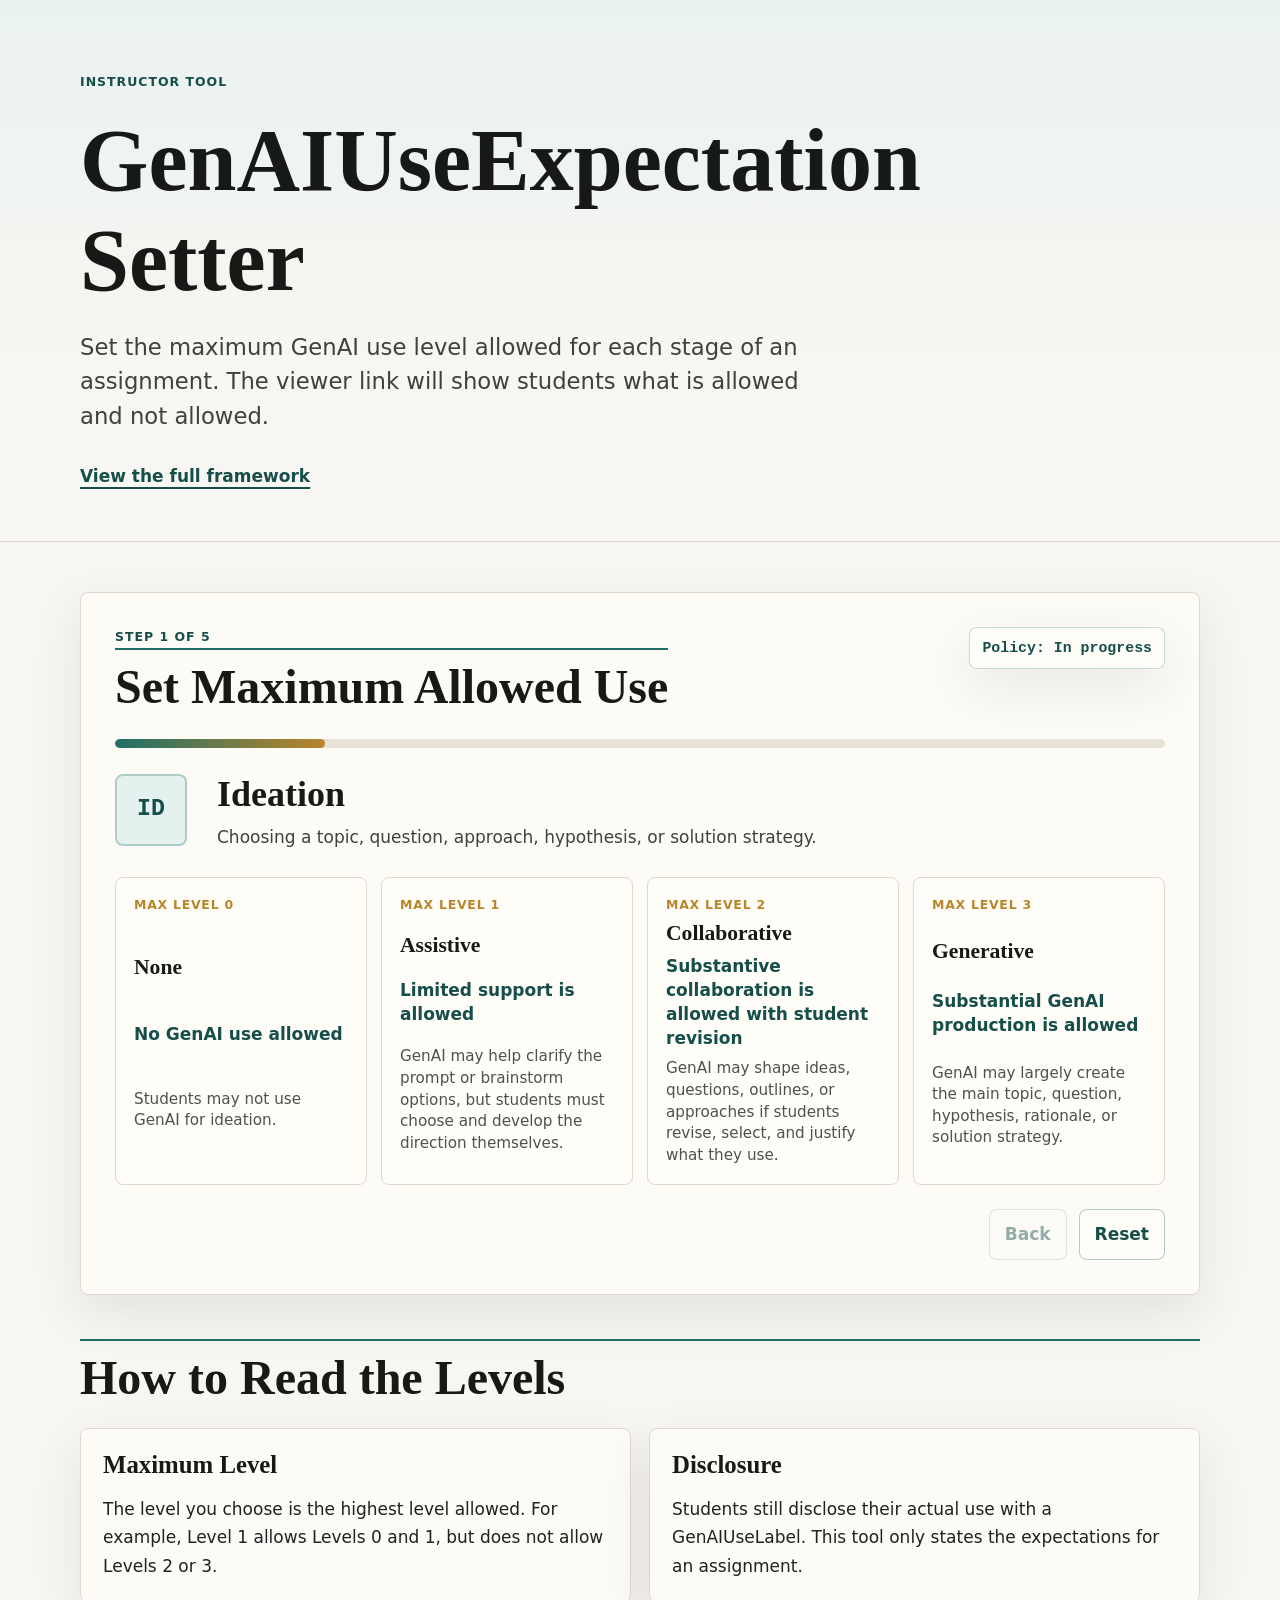
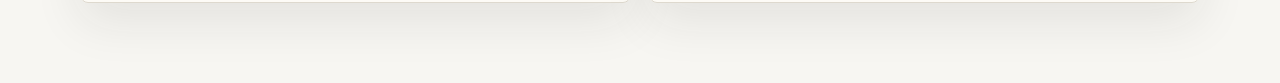
<file: setter.html>
<!doctype html>
<html lang="en">

<head>
  <meta charset="utf-8">
  <meta name="viewport" content="width=device-width, initial-scale=1">
  <title>GenAIUseExpectation Setter</title>
  <link rel="stylesheet" href="styles.css">
</head>

<body class="generator-page">
  <header class="site-header generator-header">
    <div class="container">
      <p class="eyebrow">Instructor Tool</p>
      <h1>GenAIUseExpectation Setter</h1>
      <p class="lede">
        Set the maximum GenAI use level allowed for each stage of an assignment.
        The viewer link will show students what is allowed and not allowed.
      </p>
      <div class="header-actions">
        <a class="text-link" href="index.html">View the full framework</a>
      </div>
    </div>
  </header>

  <main class="container generator-main">
    <section class="generator-shell" aria-labelledby="setter-title">
      <div class="generator-topline">
        <div>
          <p class="eyebrow">Step <span id="stepNumber">1</span> of <span id="stepTotal">5</span></p>
          <h2 id="setter-title">Set Maximum Allowed Use</h2>
        </div>
        <p class="live-tag" aria-live="polite" id="currentPolicy">Policy: In progress</p>
      </div>

      <div class="progress-track" aria-hidden="true">
        <span id="progressBar"></span>
      </div>

      <div class="stage-panel" id="stagePanel">
        <div class="stage-intro">
          <p class="stage-code" id="stageCode">ID</p>
          <div>
            <h3 id="stageName">Ideation</h3>
            <p id="stageDescription">
              Choose the highest GenAI use level students may use for this stage.
            </p>
          </div>
        </div>

        <div class="level-grid" id="levelGrid" role="radiogroup" aria-labelledby="stageName"></div>
      </div>

      <div class="generator-controls">
        <button class="control-button secondary" type="button" id="backButton">Back</button>
        <button class="control-button secondary" type="button" id="resetButton">Reset</button>
      </div>
    </section>

    <section class="result-panel" id="resultPanel" aria-labelledby="result-title" hidden>
      <div>
        <p class="eyebrow">Shareable Expectations</p>
        <h2 id="result-title">Your GenAI Use Expectation Links</h2>
        <p>
          Share the viewer link with students. Keep the edit link if you want to reopen these settings later.
        </p>
      </div>

      <div class="copy-card link-copy-card">
        <div>
          <p class="link-label">Student Viewer Link</p>
          <p class="generated-label link-output" id="viewerLink"></p>
        </div>
        <button class="copy-button" type="button" data-copy-target="viewerLink" aria-label="Copy viewer link">
          <svg aria-hidden="true" viewBox="0 0 24 24" focusable="false">
            <rect x="9" y="9" width="10" height="10" rx="2"></rect>
            <path d="M5 15V7a2 2 0 0 1 2-2h8"></path>
          </svg>
          <span>Copy</span>
        </button>
      </div>

      <div class="copy-card link-copy-card">
        <div>
          <p class="link-label">Student Generator Link</p>
          <p class="generated-label link-output" id="generatorLink"></p>
        </div>
        <button class="copy-button" type="button" data-copy-target="generatorLink" aria-label="Copy student generator link">
          <svg aria-hidden="true" viewBox="0 0 24 24" focusable="false">
            <rect x="9" y="9" width="10" height="10" rx="2"></rect>
            <path d="M5 15V7a2 2 0 0 1 2-2h8"></path>
          </svg>
          <span>Copy</span>
        </button>
      </div>

      <div class="summary-disclosure" id="summaryDisclosure">
        <button class="summary-toggle" type="button" id="summaryToggle" aria-expanded="false" aria-controls="summaryList">
          <span class="summary-toggle-icon" aria-hidden="true">+</span>
          <span id="summaryToggleText">Expand summary</span>
        </button>
        <div class="summary-list" id="summaryList" hidden></div>
      </div>

      <div class="generator-controls result-controls">
        <button class="control-button secondary" type="button" id="editButton">Edit Expectations</button>
        <a class="control-button primary button-link" href="#" id="openViewerLink">Open Viewer</a>
      </div>
    </section>

    <section class="reference-section" aria-labelledby="reference-title">
      <h2 id="reference-title">How to Read the Levels</h2>
      <div class="reference-grid">
        <article>
          <h3>Maximum Level</h3>
          <p>
            The level you choose is the highest level allowed. For example,
            Level 1 allows Levels 0 and 1, but does not allow Levels 2 or 3.
          </p>
        </article>
        <article>
          <h3>Disclosure</h3>
          <p>
            Students still disclose their actual use with a GenAIUseLabel. This
            tool only states the expectations for an assignment.
          </p>
        </article>
      </div>
    </section>
  </main>

  <script>
    const stages = [
      {
        code: "ID",
        name: "Ideation",
        description: "Choosing a topic, question, approach, hypothesis, or solution strategy.",
        matrix: [
          "Students may not use GenAI for ideation.",
          "GenAI may help clarify the prompt or brainstorm options, but students must choose and develop the direction themselves.",
          "GenAI may shape ideas, questions, outlines, or approaches if students revise, select, and justify what they use.",
          "GenAI may largely create the main topic, question, hypothesis, rationale, or solution strategy."
        ]
      },
      {
        code: "SY",
        name: "Synthesis",
        description: "Understanding, summarizing, comparing, or organizing existing information, sources, concepts, or materials.",
        matrix: [
          "Students may not use GenAI for synthesis.",
          "GenAI may explain concepts, suggest search terms, summarize short passages, or organize notes if students verify the information.",
          "GenAI may create summaries, comparison tables, source groupings, or explanations if students verify and revise them.",
          "GenAI may largely create the background, literature review, source synthesis, evidence map, or concept explanation."
        ]
      },
      {
        code: "AN",
        name: "Analysis",
        description: "Reasoning, calculations, coding, data work, interpretation, problem-solving, evaluation, or argument development.",
        matrix: [
          "Students may not use GenAI for analysis.",
          "GenAI may provide limited hints, such as syntax help, formula reminders, debugging clues, method explanations, or check ideas.",
          "GenAI may shape code, calculations, analytical steps, interpretations, or solution paths if students test and verify them.",
          "GenAI may largely produce the core analysis, code, statistical work, interpretation, classification, solution, or evaluation."
        ]
      },
      {
        code: "DR",
        name: "Drafting",
        description: "Creating material that appears in the submission, such as text, code, tables, figures, slides, captions, or diagrams.",
        matrix: [
          "Students may not use GenAI for drafting submitted material.",
          "GenAI may suggest small wording, structure, transition, caption, or formatting ideas, but may not create substantive submitted content.",
          "GenAI may draft paragraphs, sections, code blocks, tables, visuals, slides, captions, or other components that students substantially revise.",
          "GenAI may generate substantial submitted text, code, tables, figures, slides, diagrams, captions, or other components."
        ]
      },
      {
        code: "PO",
        name: "Polishing",
        description: "Editing student-created work for clarity, grammar, style, tone, formatting, translation, or presentation.",
        matrix: [
          "Students may not use GenAI for polishing.",
          "GenAI may correct grammar, spelling, tone, clarity, formatting, concision, or translation without adding new substance.",
          "GenAI may substantially rewrite, reorganize, translate, or reformat student-authored work if students review and revise the output.",
          "GenAI may largely produce the final wording, translation, rewrite, formatting, or presentation style."
        ]
      }
    ];

    const levels = [
      { number: 0, label: "None", short: "No GenAI use allowed" },
      { number: 1, label: "Assistive", short: "Limited support is allowed" },
      { number: 2, label: "Collaborative", short: "Substantive collaboration is allowed with student revision" },
      { number: 3, label: "Generative", short: "Substantial GenAI production is allowed" }
    ];

    const policy = new Array(stages.length).fill(null);
    let currentStage = 0;

    const stepNumber = document.querySelector("#stepNumber");
    const stepTotal = document.querySelector("#stepTotal");
    const progressBar = document.querySelector("#progressBar");
    const stagePanel = document.querySelector("#stagePanel");
    const stageCode = document.querySelector("#stageCode");
    const stageName = document.querySelector("#stageName");
    const stageDescription = document.querySelector("#stageDescription");
    const levelGrid = document.querySelector("#levelGrid");
    const currentPolicy = document.querySelector("#currentPolicy");
    const backButton = document.querySelector("#backButton");
    const resetButton = document.querySelector("#resetButton");
    const resultPanel = document.querySelector("#resultPanel");
    const viewerLink = document.querySelector("#viewerLink");
    const generatorLink = document.querySelector("#generatorLink");
    const openViewerLink = document.querySelector("#openViewerLink");
    const summaryList = document.querySelector("#summaryList");
    const summaryDisclosure = document.querySelector("#summaryDisclosure");
    const summaryToggle = document.querySelector("#summaryToggle");
    const summaryToggleText = document.querySelector("#summaryToggleText");
    const editButton = document.querySelector("#editButton");

    stepTotal.textContent = stages.length;

    function readPolicyFromUrl() {
      const params = new URLSearchParams(window.location.search);
      const encoded = params.get("policy");
      if (!encoded || !/^[0-3]{5}$/.test(encoded)) {
        return;
      }
      encoded.split("").forEach((value, index) => {
        policy[index] = Number(value);
      });
    }

    function encodePolicy() {
      return policy.map((level) => level ?? 0).join("");
    }

    function buildPolicySummary() {
      const completed = policy.filter((level) => level !== null).length;
      if (completed === 0) {
        return "Policy: In progress";
      }
      if (completed < stages.length) {
        return `Policy: ${completed}/${stages.length} stages set`;
      }
      return `Policy: ${stages.map((stage, index) => `${stage.code}-${policy[index]}`).join(", ")}`;
    }

    function buildUrl(pageName) {
      const url = new URL(pageName, window.location.href);
      url.searchParams.set("policy", encodePolicy());
      return url.href;
    }

    function renderStage() {
      const stage = stages[currentStage];
      stepNumber.textContent = currentStage + 1;
      progressBar.style.width = `${((currentStage + 1) / stages.length) * 100}%`;
      stageCode.textContent = stage.code;
      stageName.textContent = stage.name;
      stageDescription.textContent = stage.description;
      currentPolicy.textContent = buildPolicySummary();
      backButton.disabled = currentStage === 0;

      levelGrid.innerHTML = "";
      levels.forEach((level) => {
        const tile = document.createElement("button");
        tile.className = "level-tile expectation-tile";
        tile.type = "button";
        tile.setAttribute("role", "radio");
        tile.setAttribute("aria-checked", policy[currentStage] === level.number ? "true" : "false");
        tile.innerHTML = `
          <span class="level-number">Max Level ${level.number}</span>
          <strong>${level.label}</strong>
          <span>${level.short}</span>
          <em>${stage.matrix[level.number]}</em>
        `;
        tile.addEventListener("click", () => chooseLevel(level.number));
        levelGrid.append(tile);
      });
    }

    function chooseLevel(level) {
      policy[currentStage] = level;
      currentPolicy.textContent = buildPolicySummary();

      if (currentStage < stages.length - 1) {
        stagePanel.classList.add("is-leaving");
        window.setTimeout(() => {
          currentStage += 1;
          stagePanel.classList.remove("is-leaving");
          stagePanel.classList.add("is-entering");
          renderStage();
          window.setTimeout(() => stagePanel.classList.remove("is-entering"), 180);
        }, 160);
      } else {
        showResult();
      }
    }

    function showResult() {
      policy.forEach((level, index) => {
        if (level === null) {
          policy[index] = 0;
        }
      });

      const viewerUrl = buildUrl("viewer.html");
      const generatorUrl = buildUrl("generator.html");
      viewerLink.textContent = viewerUrl;
      generatorLink.textContent = generatorUrl;
      openViewerLink.href = viewerUrl;
      currentPolicy.textContent = buildPolicySummary();
      summaryList.innerHTML = "";
      setSummaryOpen(false);

      stages.forEach((stage, index) => {
        const level = policy[index];
        const item = document.createElement("article");
        item.className = "summary-item";
        item.innerHTML = `
          <div>
            <strong>${stage.name} (${stage.code})</strong>
            <span>Allowed up to Level ${level}: ${levels[level].label}</span>
          </div>
          <p>${stage.matrix[level]}</p>
        `;
        summaryList.append(item);
      });

      document.querySelector(".generator-shell").hidden = true;
      resultPanel.hidden = false;
      resultPanel.scrollIntoView({ behavior: "smooth", block: "start" });
    }

    function setSummaryOpen(isOpen) {
      summaryList.hidden = !isOpen;
      summaryDisclosure.classList.toggle("is-open", isOpen);
      summaryToggle.setAttribute("aria-expanded", isOpen ? "true" : "false");
      summaryToggle.querySelector(".summary-toggle-icon").textContent = isOpen ? "−" : "+";
      summaryToggleText.textContent = isOpen ? "Hide summary" : "Expand summary";
    }

    function resetSetter() {
      policy.fill(null);
      currentStage = 0;
      resultPanel.hidden = true;
      document.querySelector(".generator-shell").hidden = false;
      renderStage();
      window.scrollTo({ top: 0, behavior: "smooth" });
    }

    async function copyText(button) {
      const target = document.querySelector(`#${button.dataset.copyTarget}`);
      const status = button.querySelector("span");
      try {
        await navigator.clipboard.writeText(target.textContent);
        status.textContent = "Copied";
        button.classList.add("is-copied");
        window.setTimeout(() => {
          status.textContent = "Copy";
          button.classList.remove("is-copied");
        }, 1800);
      } catch {
        const selection = window.getSelection();
        const range = document.createRange();
        range.selectNodeContents(target);
        selection.removeAllRanges();
        selection.addRange(range);
        status.textContent = "Selected";
      }
    }

    backButton.addEventListener("click", () => {
      if (currentStage > 0) {
        currentStage -= 1;
        renderStage();
      }
    });

    resetButton.addEventListener("click", resetSetter);
    summaryToggle.addEventListener("click", () => {
      setSummaryOpen(summaryToggle.getAttribute("aria-expanded") !== "true");
    });

    editButton.addEventListener("click", () => {
      currentStage = 0;
      resultPanel.hidden = true;
      setSummaryOpen(false);
      document.querySelector(".generator-shell").hidden = false;
      renderStage();
      document.querySelector(".generator-shell").scrollIntoView({ behavior: "smooth", block: "start" });
    });

    document.querySelectorAll("[data-copy-target]").forEach((button) => {
      button.addEventListener("click", () => copyText(button));
    });

    readPolicyFromUrl();
    renderStage();
  </script>
</body>

</html>
</file>
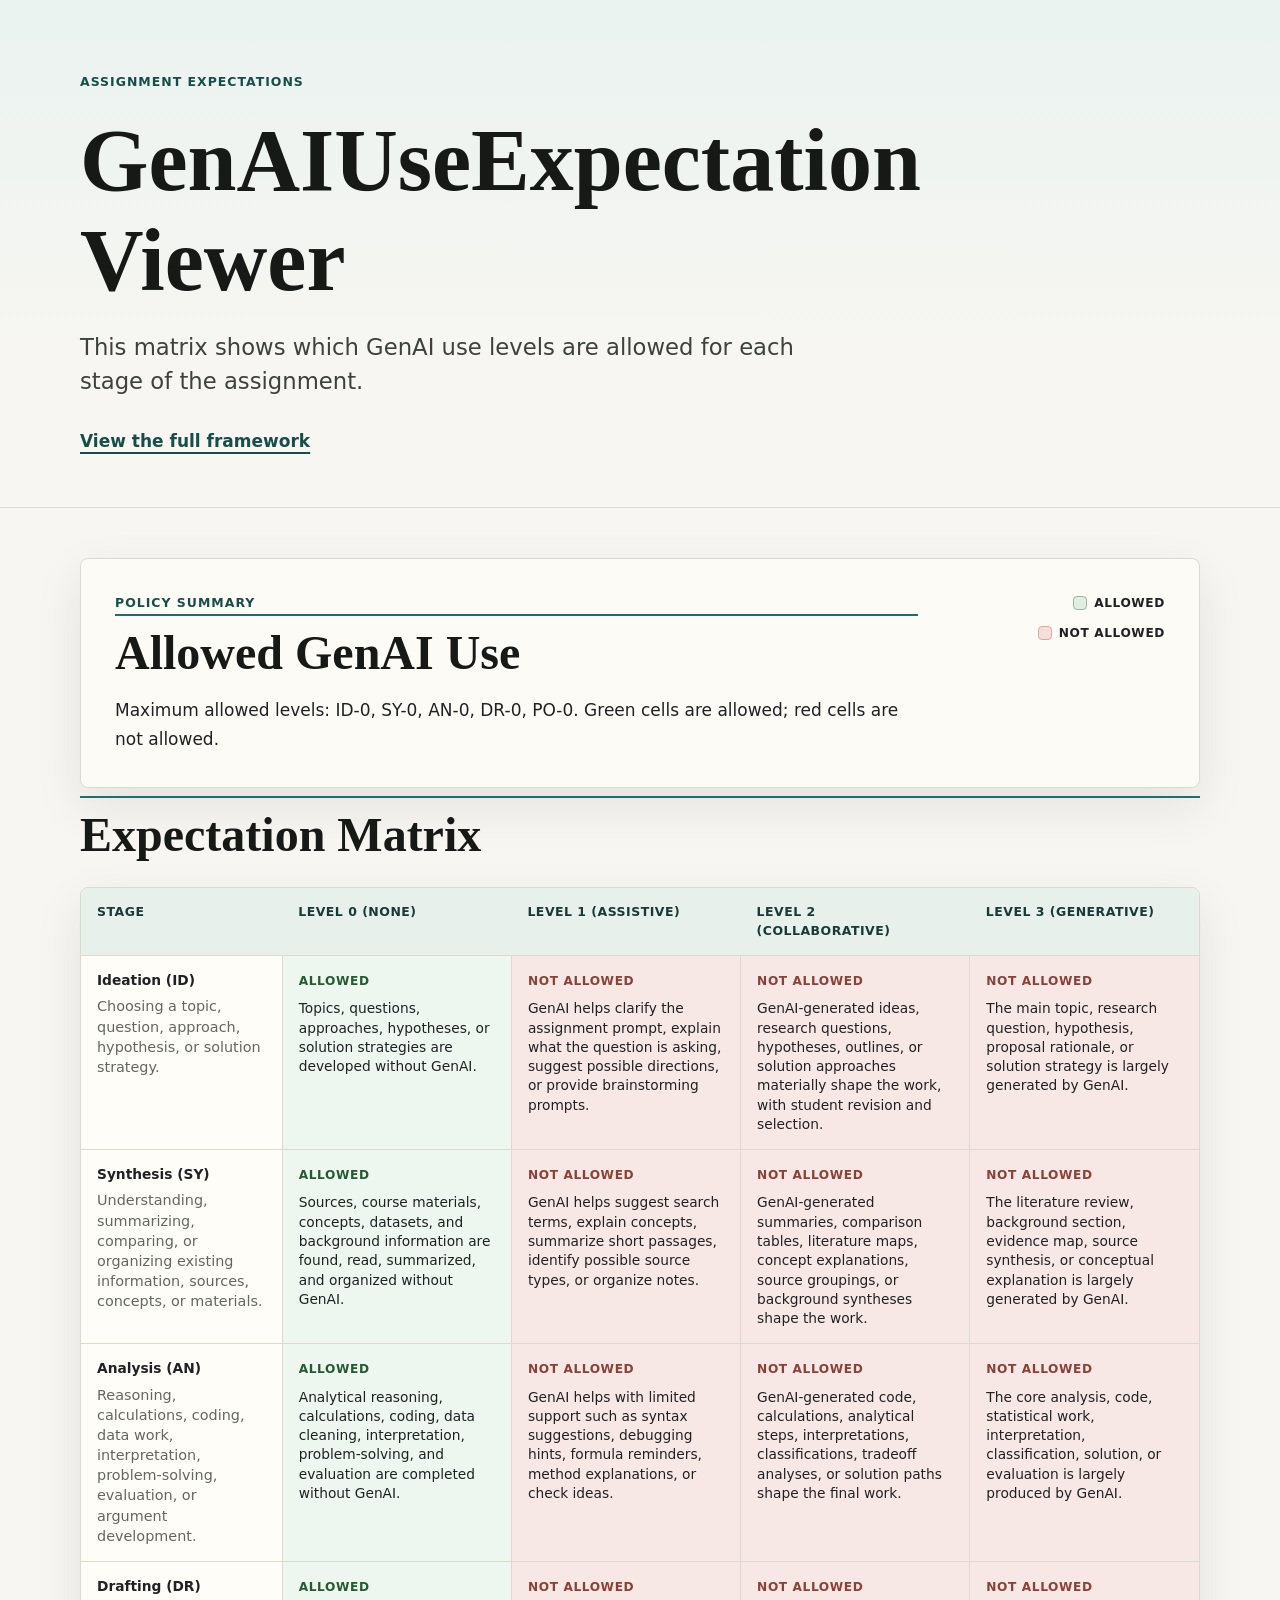
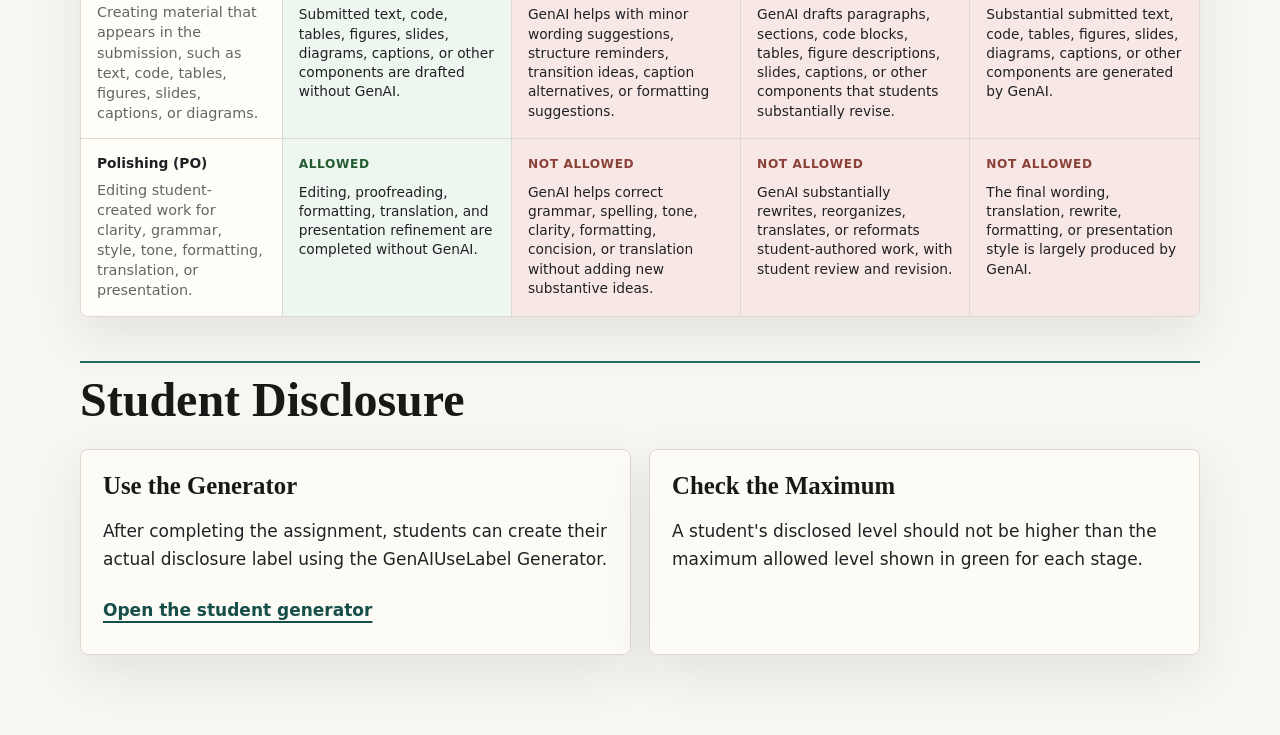
<file: viewer.html>
<!doctype html>
<html lang="en">

<head>
  <meta charset="utf-8">
  <meta name="viewport" content="width=device-width, initial-scale=1">
  <title>GenAIUseExpectation Viewer</title>
  <link rel="stylesheet" href="styles.css">
</head>

<body class="generator-page">
  <header class="site-header generator-header">
    <div class="container">
      <p class="eyebrow">Assignment Expectations</p>
      <h1>GenAIUseExpectation Viewer</h1>
      <p class="lede">
        This matrix shows which GenAI use levels are allowed for each stage of
        the assignment.
      </p>
      <div class="header-actions">
        <a class="text-link" href="index.html">View the full framework</a>
      </div>
    </div>
  </header>

  <main class="container generator-main">
    <section class="expectation-overview" aria-labelledby="overview-title">
      <div>
        <p class="eyebrow">Policy Summary</p>
        <h2 id="overview-title">Allowed GenAI Use</h2>
        <p id="policySummary">
          Green cells are allowed. Red cells are not allowed for this assignment.
        </p>
      </div>
      <div class="legend" aria-label="Matrix legend">
        <span><i class="legend-allowed"></i>Allowed</span>
        <span><i class="legend-not-allowed"></i>Not allowed</span>
      </div>
    </section>

    <section aria-labelledby="matrix-title">
      <h2 id="matrix-title">Expectation Matrix</h2>
      <div class="table-wrap matrix-table expectation-table">
        <table>
          <thead>
            <tr>
              <th>Stage</th>
              <th>Level 0 (None)</th>
              <th>Level 1 (Assistive)</th>
              <th>Level 2 (Collaborative)</th>
              <th>Level 3 (Generative)</th>
            </tr>
          </thead>
          <tbody id="matrixBody"></tbody>
        </table>
      </div>
    </section>

    <section class="reference-section" aria-labelledby="next-title">
      <h2 id="next-title">Student Disclosure</h2>
      <div class="reference-grid">
        <article>
          <h3>Use the Generator</h3>
          <p>
            After completing the assignment, students can create their actual
            disclosure label using the GenAIUseLabel Generator.
          </p>
          <p><a class="text-link" href="generator.html" id="generatorPolicyLink">Open the student generator</a></p>
        </article>
        <article>
          <h3>Check the Maximum</h3>
          <p>
            A student's disclosed level should not be higher than the maximum
            allowed level shown in green for each stage.
          </p>
        </article>
      </div>
    </section>
  </main>

  <script>
    const stages = [
      {
        code: "ID",
        name: "Ideation",
        description: "Choosing a topic, question, approach, hypothesis, or solution strategy.",
        matrix: [
          "Topics, questions, approaches, hypotheses, or solution strategies are developed without GenAI.",
          "GenAI helps clarify the assignment prompt, explain what the question is asking, suggest possible directions, or provide brainstorming prompts.",
          "GenAI-generated ideas, research questions, hypotheses, outlines, or solution approaches materially shape the work, with student revision and selection.",
          "The main topic, research question, hypothesis, proposal rationale, or solution strategy is largely generated by GenAI."
        ]
      },
      {
        code: "SY",
        name: "Synthesis",
        description: "Understanding, summarizing, comparing, or organizing existing information, sources, concepts, or materials.",
        matrix: [
          "Sources, course materials, concepts, datasets, and background information are found, read, summarized, and organized without GenAI.",
          "GenAI helps suggest search terms, explain concepts, summarize short passages, identify possible source types, or organize notes.",
          "GenAI-generated summaries, comparison tables, literature maps, concept explanations, source groupings, or background syntheses shape the work.",
          "The literature review, background section, evidence map, source synthesis, or conceptual explanation is largely generated by GenAI."
        ]
      },
      {
        code: "AN",
        name: "Analysis",
        description: "Reasoning, calculations, coding, data work, interpretation, problem-solving, evaluation, or argument development.",
        matrix: [
          "Analytical reasoning, calculations, coding, data cleaning, interpretation, problem-solving, and evaluation are completed without GenAI.",
          "GenAI helps with limited support such as syntax suggestions, debugging hints, formula reminders, method explanations, or check ideas.",
          "GenAI-generated code, calculations, analytical steps, interpretations, classifications, tradeoff analyses, or solution paths shape the final work.",
          "The core analysis, code, statistical work, interpretation, classification, solution, or evaluation is largely produced by GenAI."
        ]
      },
      {
        code: "DR",
        name: "Drafting",
        description: "Creating material that appears in the submission, such as text, code, tables, figures, slides, captions, or diagrams.",
        matrix: [
          "Submitted text, code, tables, figures, slides, diagrams, captions, or other components are drafted without GenAI.",
          "GenAI helps with minor wording suggestions, structure reminders, transition ideas, caption alternatives, or formatting suggestions.",
          "GenAI drafts paragraphs, sections, code blocks, tables, figure descriptions, slides, captions, or other components that students substantially revise.",
          "Substantial submitted text, code, tables, figures, slides, diagrams, captions, or other components are generated by GenAI."
        ]
      },
      {
        code: "PO",
        name: "Polishing",
        description: "Editing student-created work for clarity, grammar, style, tone, formatting, translation, or presentation.",
        matrix: [
          "Editing, proofreading, formatting, translation, and presentation refinement are completed without GenAI.",
          "GenAI helps correct grammar, spelling, tone, clarity, formatting, concision, or translation without adding new substantive ideas.",
          "GenAI substantially rewrites, reorganizes, translates, or reformats student-authored work, with student review and revision.",
          "The final wording, translation, rewrite, formatting, or presentation style is largely produced by GenAI."
        ]
      }
    ];

    const levels = [
      { number: 0, label: "None" },
      { number: 1, label: "Assistive" },
      { number: 2, label: "Collaborative" },
      { number: 3, label: "Generative" }
    ];

    const matrixBody = document.querySelector("#matrixBody");
    const policySummary = document.querySelector("#policySummary");
    const generatorPolicyLink = document.querySelector("#generatorPolicyLink");

    function readPolicy() {
      const params = new URLSearchParams(window.location.search);
      const encoded = params.get("policy");
      if (/^[0-3]{5}$/.test(encoded)) {
        return encoded.split("").map(Number);
      }
      return [0, 0, 0, 0, 0];
    }

    function renderMatrix(policy) {
      matrixBody.innerHTML = "";
      policySummary.textContent = `Maximum allowed levels: ${stages.map((stage, index) => `${stage.code}-${policy[index]}`).join(", ")}. Green cells are allowed; red cells are not allowed.`;
      generatorPolicyLink.href = `generator.html?policy=${policy.join("")}`;

      stages.forEach((stage, stageIndex) => {
        const row = document.createElement("tr");
        const stageCell = document.createElement("td");
        stageCell.innerHTML = `<strong>${stage.name} (${stage.code})</strong><br><span>${stage.description}</span>`;
        row.append(stageCell);

        levels.forEach((level) => {
          const allowed = level.number <= policy[stageIndex];
          const cell = document.createElement("td");
          cell.className = allowed ? "allowed-cell" : "not-allowed-cell";
          cell.innerHTML = `
            <span class="permission-label">${allowed ? "Allowed" : "Not allowed"}</span>
            <p>${stage.matrix[level.number]}</p>
          `;
          row.append(cell);
        });

        matrixBody.append(row);
      });
    }

    renderMatrix(readPolicy());
  </script>
</body>

</html>
</file>
<file: styles.css>
:root {
  color-scheme: light;
  --bg: #f7f6f2;
  --paper: #fffdf8;
  --ink: #202124;
  --muted: #626760;
  --line: #ded9ce;
  --accent: #1f6f68;
  --accent-strong: #164e49;
  --accent-soft: #e5f1ef;
  --gold: #b9852a;
  --shadow: 0 18px 50px rgba(35, 38, 34, 0.09);
}

* {
  box-sizing: border-box;
}

html {
  scroll-behavior: smooth;
}

body {
  margin: 0;
  background:
    linear-gradient(180deg, rgba(229, 241, 239, 0.72), rgba(247, 246, 242, 0) 360px),
    var(--bg);
  color: var(--ink);
  font-family: Inter, ui-sans-serif, system-ui, -apple-system, BlinkMacSystemFont, "Segoe UI", sans-serif;
  font-size: 17px;
  line-height: 1.68;
}

.container {
  width: min(1120px, calc(100% - 40px));
  margin: 0 auto;
}

.site-header {
  padding: 72px 0 54px;
  border-bottom: 1px solid var(--line);
}

.site-header .container {
  display: grid;
  gap: 18px;
}

.eyebrow {
  margin: 0;
  color: var(--accent-strong);
  font-size: 0.78rem;
  font-weight: 760;
  letter-spacing: 0.08em;
  text-transform: uppercase;
}

h1,
h2,
h3 {
  margin: 0;
  color: #171917;
  font-family: Georgia, "Times New Roman", serif;
  font-weight: 700;
  line-height: 1.14;
  letter-spacing: 0;
}

h1 {
  max-width: 820px;
  font-size: clamp(2.6rem, 7vw, 5.5rem);
}

h2 {
  margin-top: 64px;
  padding-top: 10px;
  border-top: 2px solid var(--accent);
  font-size: clamp(1.9rem, 4vw, 3rem);
}

h3 {
  margin-top: 34px;
  font-size: clamp(1.22rem, 2.4vw, 1.55rem);
}

p {
  max-width: 820px;
  margin: 16px 0 0;
}

strong {
  font-weight: 750;
}

.lede {
  max-width: 760px;
  margin-top: 0;
  color: #3d423c;
  font-size: clamp(1.12rem, 2.2vw, 1.42rem);
  line-height: 1.52;
}

.label-card,
.tag,
.live-tag {
  width: fit-content;
  max-width: 100%;
  border: 1px solid rgba(31, 111, 104, 0.24);
  border-radius: 8px;
  background: var(--paper);
  box-shadow: var(--shadow);
}

.label-card,
.generator-link-card {
  display: grid;
  align-content: center;
  gap: 2px;
  margin-top: 16px;
  min-width: min(100%, 330px);
  min-height: 86px;
  padding: 16px 18px;
}

.label-card span {
  color: var(--muted);
  font-size: 0.82rem;
  font-weight: 700;
  text-transform: uppercase;
  letter-spacing: 0.08em;
}

.label-card strong {
  color: var(--accent-strong);
  font-size: clamp(1.15rem, 2.8vw, 1.75rem);
  line-height: 1.2;
}

main {
  padding-bottom: 80px;
}

section {
  margin-top: 8px;
}

.dimensions-grid {
  display: grid;
  grid-template-columns: minmax(260px, 0.9fr) minmax(260px, 1.1fr);
  gap: 22px;
  margin-top: 28px;
  align-items: start;
}

.dimensions-grid h3 {
  margin-top: 0;
}

.rule-grid {
  display: grid;
  grid-template-columns: repeat(3, minmax(0, 1fr));
  gap: 18px;
  margin-top: 28px;
}

.rule-grid article,
.example-list article {
  border: 1px solid var(--line);
  border-radius: 8px;
  background: rgba(255, 253, 248, 0.72);
  box-shadow: 0 10px 28px rgba(35, 38, 34, 0.05);
}

.rule-grid article {
  padding: 22px;
}

.rule-grid h3,
.example-list h3 {
  margin-top: 0;
}

.tag {
  display: block;
  margin-top: 16px;
  padding: 10px 13px;
  color: var(--accent-strong);
  font-family: "SFMono-Regular", Consolas, "Liberation Mono", monospace;
  font-size: 0.96rem;
  font-weight: 700;
  line-height: 1.45;
  overflow-wrap: anywhere;
}

blockquote {
  max-width: 850px;
  margin: 22px 0 0;
  padding: 18px 22px;
  border-left: 4px solid var(--gold);
  border-radius: 0 8px 8px 0;
  background: rgba(255, 253, 248, 0.78);
  color: #383b36;
}

.quote-box {
  display: block;
  max-width: none;
  margin: 18px 0 0;
  padding: 18px 22px;
  border-left: 4px solid var(--gold);
  border-radius: 0 8px 8px 0;
  background: rgba(255, 253, 248, 0.78);
  color: #383b36;
}

.table-wrap {
  width: 100%;
  margin-top: 24px;
  overflow-x: auto;
  border: 1px solid var(--line);
  border-radius: 8px;
  background: var(--paper);
  box-shadow: var(--shadow);
}

table {
  width: 100%;
  min-width: 780px;
  border-collapse: collapse;
  font-size: 0.94rem;
  line-height: 1.48;
}

.compact-table table {
  min-width: 0;
  font-size: 0.98rem;
}

.compact-table th,
.compact-table td {
  padding: 14px 16px;
}

.matrix-table table {
  min-width: 1180px;
  font-size: 0.89rem;
}

th,
td {
  padding: 15px 16px;
  text-align: left;
  vertical-align: top;
  border-bottom: 1px solid var(--line);
}

th {
  position: sticky;
  top: 0;
  z-index: 1;
  background: #e8f0ec;
  color: #183b37;
  font-size: 0.78rem;
  font-weight: 800;
  letter-spacing: 0.04em;
  text-transform: uppercase;
}

tbody tr:nth-child(even) {
  background: rgba(229, 241, 239, 0.38);
}

tbody tr:hover {
  background: rgba(255, 246, 225, 0.72);
}

tr:last-child td {
  border-bottom: 0;
}

td:first-child,
th:first-child {
  white-space: nowrap;
}

.example-list {
  display: grid;
  gap: 18px;
  margin-top: 24px;
}

.example-list article {
  padding: 24px;
}

.example-list .tag {
  margin-top: 18px;
}

.declaration {
  margin-top: 70px;
  padding: 34px;
  border: 1px solid rgba(31, 111, 104, 0.26);
  border-radius: 8px;
  background: linear-gradient(135deg, rgba(229, 241, 239, 0.82), rgba(255, 253, 248, 0.9));
  box-shadow: var(--shadow);
}

.declaration h2 {
  margin-top: 0;
}

.info-tiles {
  display: grid;
  grid-template-columns: 1fr;
  gap: 18px;
  margin-top: 28px;
}

.info-tile {
  padding: 26px;
  border: 1px solid rgba(31, 111, 104, 0.24);
  border-radius: 8px;
  background: linear-gradient(135deg, rgba(229, 241, 239, 0.62), rgba(255, 253, 248, 0.96));
  box-shadow: var(--shadow);
}

.info-tile h2 {
  margin-top: 0;
}

.info-tile h3 {
  margin-top: 24px;
}

.info-tile blockquote {
  max-width: none;
}

.info-tile a {
  color: var(--accent-strong);
  font-weight: 760;
  text-underline-offset: 4px;
}

.bibtex-block {
  max-width: 100%;
  margin: 14px 0 0;
  padding: 16px;
  overflow-x: auto;
  border: 1px solid var(--line);
  border-radius: 8px;
  background: #f0ece3;
  color: #252822;
  font-size: 0.86rem;
  line-height: 1.45;
}

.bibtex-block code {
  font-family: "SFMono-Regular", Consolas, "Liberation Mono", monospace;
}

.header-actions {
  display: flex;
  flex-wrap: wrap;
  gap: 12px;
  margin-top: 4px;
}

.text-link {
  display: inline-flex;
  align-items: center;
  min-height: 42px;
  color: var(--accent-strong);
  font-weight: 760;
  text-decoration-thickness: 2px;
  text-underline-offset: 5px;
}

.generator-link-card {
  gap: 3px;
  max-width: 100%;
  border: 1px solid rgba(31, 111, 104, 0.3);
  border-radius: 8px;
  background: linear-gradient(135deg, var(--accent-strong), var(--accent));
  color: #fffdf8;
  box-shadow: var(--shadow);
  text-decoration: none;
  transition: box-shadow 160ms ease, transform 160ms ease;
}

.instructor-link-card {
  background: linear-gradient(135deg, #6d5423, var(--gold));
}

.generator-link-card:hover,
.generator-link-card:focus-visible {
  box-shadow: 0 20px 46px rgba(35, 38, 34, 0.15);
  outline: 0;
  transform: translateY(-2px);
}

.generator-link-card span {
  font-size: 0.78rem;
  font-weight: 800;
  letter-spacing: 0.08em;
  text-transform: uppercase;
  opacity: 0.84;
}

.generator-link-card strong {
  font-size: clamp(1.12rem, 2.5vw, 1.55rem);
  line-height: 1.18;
}

.generator-main {
  padding-top: 42px;
}

.generator-page h2 {
  margin-top: 0;
}

.generator-header {
  padding-bottom: 44px;
}

.generator-shell,
.result-panel,
.reference-grid article {
  border: 1px solid var(--line);
  border-radius: 8px;
  background: rgba(255, 253, 248, 0.82);
  box-shadow: var(--shadow);
}

.generator-shell,
.result-panel {
  padding: clamp(20px, 4vw, 34px);
}

.generator-topline {
  display: flex;
  justify-content: space-between;
  gap: 22px;
  align-items: flex-start;
}

.live-tag {
  margin: 0;
  padding: 10px 12px;
  color: var(--accent-strong);
  font-family: "SFMono-Regular", Consolas, "Liberation Mono", monospace;
  font-size: 0.93rem;
  font-weight: 760;
  line-height: 1.35;
  overflow-wrap: anywhere;
}

.progress-track {
  height: 9px;
  margin-top: 24px;
  overflow: hidden;
  border-radius: 999px;
  background: #e7e1d6;
}

.progress-track span {
  display: block;
  width: 20%;
  height: 100%;
  border-radius: inherit;
  background: linear-gradient(90deg, var(--accent), var(--gold));
  transition: width 220ms ease;
}

.stage-panel {
  margin-top: 26px;
  transition: opacity 180ms ease, transform 180ms ease;
}

.stage-panel.is-leaving {
  opacity: 0;
  transform: translateY(10px);
}

.stage-panel.is-entering {
  opacity: 0.15;
  transform: translateY(-8px);
}

.stage-intro {
  display: grid;
  grid-template-columns: 84px minmax(0, 1fr);
  gap: 18px;
  align-items: start;
}

.stage-intro h3 {
  margin-top: 0;
  font-size: clamp(1.55rem, 3vw, 2.25rem);
}

.stage-intro p:not(.stage-code) {
  max-width: 900px;
  margin-top: 8px;
  color: #3d423c;
}

.stage-code {
  display: grid;
  place-items: center;
  width: 72px;
  height: 72px;
  margin: 0;
  border: 2px solid rgba(31, 111, 104, 0.28);
  border-radius: 8px;
  background: var(--accent-soft);
  color: var(--accent-strong);
  font-family: "SFMono-Regular", Consolas, "Liberation Mono", monospace;
  font-size: 1.45rem;
  font-weight: 850;
}

.level-grid {
  display: grid;
  grid-template-columns: repeat(4, minmax(0, 1fr));
  gap: 14px;
  margin-top: 26px;
}

.level-tile {
  display: grid;
  gap: 8px;
  min-height: 270px;
  padding: 18px;
  border: 1px solid var(--line);
  border-radius: 8px;
  background: #fffdf8;
  color: var(--ink);
  font: inherit;
  line-height: 1.42;
  text-align: left;
  cursor: pointer;
  transition: border-color 160ms ease, box-shadow 160ms ease, transform 160ms ease, background 160ms ease;
}

.level-tile:hover,
.level-tile:focus-visible {
  border-color: rgba(31, 111, 104, 0.68);
  box-shadow: 0 14px 28px rgba(35, 38, 34, 0.1);
  outline: 0;
  transform: translateY(-2px);
}

.level-tile[aria-checked="true"] {
  border-color: var(--accent);
  background: linear-gradient(180deg, #eef7f4, #fffdf8);
  box-shadow: 0 0 0 3px rgba(31, 111, 104, 0.12), 0 14px 28px rgba(35, 38, 34, 0.08);
}

.level-number {
  color: var(--gold);
  font-size: 0.78rem;
  font-weight: 850;
  letter-spacing: 0.06em;
  text-transform: uppercase;
}

.level-tile strong {
  color: #171917;
  font-family: Georgia, "Times New Roman", serif;
  font-size: 1.35rem;
  line-height: 1.1;
}

.level-tile span:last-of-type {
  color: var(--accent-strong);
  font-weight: 760;
}

.level-tile em {
  color: #4d524b;
  font-style: normal;
  font-size: 0.95rem;
}

.generator-controls {
  display: flex;
  flex-wrap: wrap;
  gap: 12px;
  justify-content: flex-end;
  margin-top: 24px;
}

.control-button,
.copy-button {
  min-height: 44px;
  border: 1px solid rgba(31, 111, 104, 0.34);
  border-radius: 8px;
  font: inherit;
  font-weight: 780;
  cursor: pointer;
}

.control-button {
  padding: 10px 15px;
}

.control-button.primary {
  background: var(--accent);
  color: #fffdf8;
}

.control-button.secondary {
  background: var(--paper);
  color: var(--accent-strong);
}

.control-button:disabled {
  cursor: not-allowed;
  opacity: 0.45;
}

.result-panel {
  display: grid;
  gap: 22px;
}

.result-panel[hidden],
.generator-shell[hidden],
.validation-panel[hidden] {
  display: none;
}

.copy-card {
  display: flex;
  gap: 14px;
  justify-content: space-between;
  align-items: center;
  padding: 18px;
  border: 1px solid rgba(31, 111, 104, 0.24);
  border-radius: 8px;
  background: linear-gradient(135deg, rgba(229, 241, 239, 0.78), rgba(255, 253, 248, 0.96));
}

.link-copy-card {
  align-items: flex-start;
}

.link-label {
  margin: 0 0 7px;
  color: var(--muted);
  font-size: 0.78rem;
  font-weight: 800;
  letter-spacing: 0.07em;
  text-transform: uppercase;
}

.generated-label {
  max-width: none;
  margin: 0;
  color: var(--accent-strong);
  font-family: "SFMono-Regular", Consolas, "Liberation Mono", monospace;
  font-size: clamp(1.08rem, 2.4vw, 1.45rem);
  font-weight: 850;
  overflow-wrap: anywhere;
}

.link-output {
  font-size: clamp(0.86rem, 1.9vw, 1rem);
  line-height: 1.45;
}

.copy-button {
  display: inline-flex;
  gap: 8px;
  align-items: center;
  flex: 0 0 auto;
  padding: 9px 12px;
  background: var(--accent-strong);
  color: #fffdf8;
}

.copy-button svg {
  width: 20px;
  height: 20px;
  fill: none;
  stroke: currentColor;
  stroke-linecap: round;
  stroke-linejoin: round;
  stroke-width: 2;
}

.copy-button.is-copied {
  background: #2d6b32;
}

.validation-panel {
  display: grid;
  gap: 20px;
  margin-top: 24px;
  padding: clamp(20px, 4vw, 34px);
  border: 1px solid rgba(31, 111, 104, 0.34);
  border-radius: 8px;
  background:
    linear-gradient(135deg, rgba(229, 241, 239, 0.52), rgba(255, 253, 248, 0.98)),
    var(--paper);
  box-shadow: 0 18px 50px rgba(35, 38, 34, 0.11);
}

.validation-panel h2 {
  margin-top: 0;
}

.validation-panel p {
  margin-top: 8px;
}

.validation-table {
  margin-top: 0;
  border-color: rgba(31, 111, 104, 0.22);
  box-shadow: 0 10px 28px rgba(35, 38, 34, 0.06);
}

.validation-table table {
  min-width: 720px;
  table-layout: fixed;
}

.validation-table th,
.validation-table td {
  padding: 13px 14px;
}

.validation-table th:first-child,
.validation-table td:first-child {
  width: 28%;
}

.validation-table th:nth-child(2),
.validation-table td:nth-child(2),
.validation-table th:nth-child(3),
.validation-table td:nth-child(3) {
  width: 25%;
  text-align: center;
}

.validation-table th:last-child,
.validation-table td:last-child {
  width: 22%;
  text-align: center;
}

.validation-table tbody tr:nth-child(even),
.validation-table tbody tr:hover {
  background: transparent;
}

.validation-table td:first-child span {
  color: var(--muted);
}

.validation-table .validation-ok-row,
.validation-table .validation-ok-row td {
  background: #f3faf5;
}

.validation-table .validation-issue-row,
.validation-table .validation-issue-row td {
  background: #fbefed;
}

.level-badge {
  display: inline-flex;
  align-items: center;
  min-height: 28px;
  padding: 4px 10px;
  border-radius: 999px;
  border: 1px solid transparent;
  box-shadow: none;
  font-size: 0.78rem;
  font-weight: 850;
  line-height: 1.15;
  white-space: nowrap;
}

.level-badge-0 {
  border-color: #aaa396;
  background: #e9e3d7;
  color: #4f4a40;
}

.level-badge-1 {
  border-color: #78aa84;
  background: #d8eddd;
  color: #1f552b;
}

.level-badge-2 {
  border-color: #78aeb8;
  background: #d5edf1;
  color: #174f59;
}

.level-badge-3 {
  border-color: #c99a57;
  background: #f5e2c5;
  color: #684612;
}

.validation-table td .permitted-badge {
  box-shadow: inset 0 0 0 1px rgba(45, 107, 50, 0.08);
}

.validation-table td .disclosed-ok-badge {
  box-shadow: inset 0 0 0 1px rgba(45, 107, 50, 0.1);
}

.validation-table td .disclosed-issue-badge {
  border-color: #d7aaa4;
  background: #f4dfdc;
  color: #8a4138;
  box-shadow: inset 0 0 0 1px rgba(154, 75, 67, 0.1);
}

.validation-table td .validation-mark {
  display: inline-flex;
  align-items: center;
  justify-content: center;
  width: 30px;
  height: 30px;
  padding: 0;
  border-radius: 999px;
  border: 1px solid transparent;
  box-shadow: none;
  font-size: 1.05rem;
  font-weight: 900;
  line-height: 1;
}

.validation-table td .validation-mark.is-ok {
  border-color: #91b99b;
  background: #dfeee3;
  color: #245b31;
}

.validation-table td .validation-mark.is-issue {
  border-color: #d7aaa4;
  background: #f4dfdc;
  color: #8a4138;
}

.button-link {
  display: inline-flex;
  align-items: center;
  justify-content: center;
  text-decoration: none;
}

.summary-list {
  display: grid;
  gap: 12px;
}

.summary-list[hidden] {
  display: none;
}

.summary-disclosure {
  display: grid;
  gap: 14px;
}

.summary-disclosure:not(.is-open) .summary-list {
  display: none !important;
}

.summary-disclosure.is-open .summary-list {
  display: grid;
}

.summary-toggle {
  display: grid;
  grid-template-columns: minmax(24px, 88px) auto auto minmax(24px, 88px);
  gap: 8px;
  align-items: center;
  justify-content: center;
  width: 100%;
  padding: 0;
  border: 0;
  background: transparent;
  color: var(--accent-strong);
  font: inherit;
  font-size: 0.82rem;
  font-weight: 850;
  letter-spacing: 0.06em;
  text-transform: uppercase;
  cursor: pointer;
}

.summary-toggle::before,
.summary-toggle::after {
  content: "";
  height: 1px;
  background: var(--line);
}

.summary-toggle::before {
  grid-column: 1;
}

.summary-toggle::after {
  grid-column: 4;
}

.summary-toggle-icon {
  grid-column: 2;
}

.summary-toggle span:last-child {
  grid-column: 3;
  display: inline-flex;
  align-items: center;
  min-height: 30px;
  white-space: nowrap;
}

.summary-toggle-icon {
  display: inline-grid;
  place-items: center;
  width: 24px;
  height: 24px;
  margin-right: -4px;
  border: 1px solid rgba(31, 111, 104, 0.34);
  border-radius: 999px;
  background: var(--paper);
  color: var(--accent-strong);
  font-size: 1rem;
  line-height: 1;
}

.summary-toggle:hover .summary-toggle-icon,
.summary-toggle:focus-visible .summary-toggle-icon {
  background: var(--accent-soft);
}

.summary-toggle:focus-visible {
  outline: 2px solid rgba(31, 111, 104, 0.38);
  outline-offset: 4px;
}

.summary-item {
  display: grid;
  grid-template-columns: minmax(180px, 0.35fr) minmax(0, 1fr);
  gap: 16px;
  padding: 15px 16px;
  border: 1px solid var(--line);
  border-radius: 8px;
  background: rgba(255, 253, 248, 0.74);
}

.summary-item strong,
.summary-item span {
  display: block;
}

.summary-item span {
  margin-top: 4px;
  color: var(--accent-strong);
  font-weight: 760;
}

.summary-item p {
  max-width: none;
  margin: 0;
  color: #464b44;
}

.reference-section {
  margin-top: 44px;
}

.reference-grid {
  display: grid;
  grid-template-columns: repeat(2, minmax(0, 1fr));
  gap: 18px;
  margin-top: 22px;
}

.reference-grid article {
  padding: 22px;
}

.reference-grid h3 {
  margin-top: 0;
}

.plain-list {
  display: grid;
  gap: 10px;
  margin: 14px 0 0;
  padding-left: 20px;
}

.plain-list li {
  padding-left: 3px;
}

.plain-list .level-badge {
  margin-right: 7px;
  vertical-align: middle;
}

.expectation-overview {
  display: flex;
  justify-content: space-between;
  gap: 22px;
  align-items: flex-start;
  padding: clamp(20px, 4vw, 34px);
  border: 1px solid var(--line);
  border-radius: 8px;
  background: rgba(255, 253, 248, 0.82);
  box-shadow: var(--shadow);
}

.expectation-overview h2 {
  margin-top: 0;
}

.legend {
  display: flex;
  flex-wrap: wrap;
  gap: 10px;
  justify-content: flex-end;
}

.legend span,
.permission-label {
  display: inline-flex;
  align-items: center;
  gap: 7px;
  font-size: 0.76rem;
  font-weight: 850;
  letter-spacing: 0.05em;
  text-transform: uppercase;
}

.legend i {
  width: 14px;
  height: 14px;
  border-radius: 4px;
}

.legend-allowed {
  background: #dfeee3;
  border: 1px solid #95b99d;
}

.legend-not-allowed {
  background: #f4dfdc;
  border: 1px solid #d7aaa4;
}

.expectation-table tbody tr:nth-child(even),
.expectation-table tbody tr:hover {
  background: transparent;
}

.expectation-table table {
  table-layout: fixed;
  min-width: 1040px;
}

.expectation-table th:first-child,
.expectation-table td:first-child {
  width: 18%;
  white-space: normal;
}

.expectation-table th:not(:first-child),
.expectation-table td:not(:first-child) {
  width: 20.5%;
}

.expectation-table td {
  border-left: 1px solid var(--line);
  font-size: 0.86rem;
  line-height: 1.4;
}

.expectation-table td:first-child {
  border-left: 0;
  background: rgba(255, 253, 248, 0.96);
}

.expectation-table td:first-child span {
  display: inline-block;
  margin-top: 6px;
  color: var(--muted);
  font-size: 0.9rem;
  white-space: normal;
}

.expectation-table td.allowed-cell {
  background: #edf6ef;
}

.expectation-table td.not-allowed-cell {
  background: #f8e8e5;
}

.expectation-table td.allowed-cell .permission-label {
  color: #245b31;
}

.expectation-table td.not-allowed-cell .permission-label {
  color: #8a4138;
}

.expectation-table td p {
  max-width: none;
  margin-top: 9px;
}

@media (max-width: 820px) {
  body {
    font-size: 16px;
  }

  .container {
    width: min(100% - 28px, 1120px);
  }

  .site-header {
    padding: 48px 0 38px;
  }

  h2 {
    margin-top: 46px;
  }

  .rule-grid {
    grid-template-columns: 1fr;
  }

  .dimensions-grid {
    grid-template-columns: 1fr;
  }

  table {
    font-size: 0.88rem;
  }

  th,
  td {
    padding: 13px 14px;
  }

  .declaration {
    padding: 24px 18px;
  }

  .generator-topline,
  .copy-card,
  .summary-item,
  .expectation-overview {
    display: grid;
  }

  .legend {
    justify-content: flex-start;
  }

  .stage-intro {
    grid-template-columns: 1fr;
  }

  .level-grid,
  .reference-grid {
    grid-template-columns: 1fr;
  }

  .level-tile {
    min-height: 0;
  }

  .generator-controls {
    justify-content: stretch;
  }

  .control-button {
    flex: 1 1 140px;
  }
}
</file>
